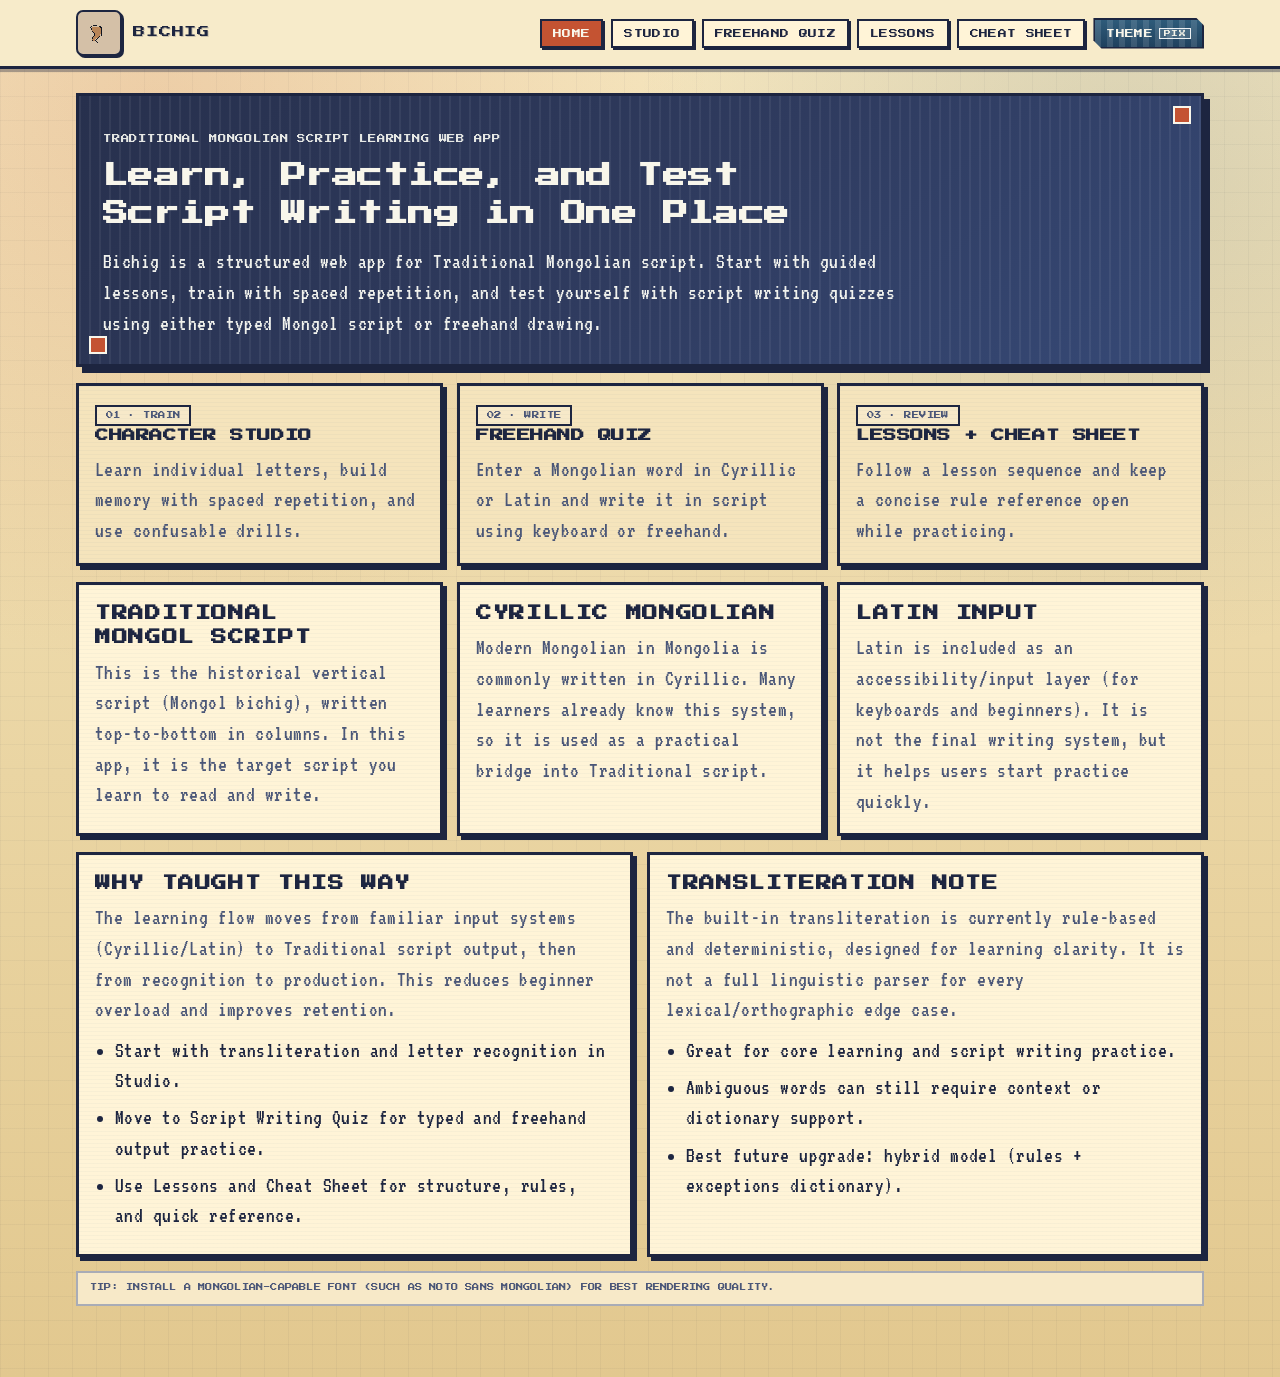
<file: index.html>
<!doctype html>
<html lang="en">
  <head>
    <meta charset="UTF-8" />
    <meta name="viewport" content="width=device-width, initial-scale=1.0" />
    <title>Bichig - Home</title>
    <link rel="preconnect" href="https://fonts.googleapis.com" />
    <link rel="preconnect" href="https://fonts.gstatic.com" crossorigin />
    <link
      href="https://fonts.googleapis.com/css2?family=Press+Start+2P&family=VT323&family=Noto+Sans+Mongolian&display=swap"
      rel="stylesheet"
    />
    <link rel="stylesheet" href="styles.css" />
  </head>
  <body>
    <header class="top-nav">
      <div class="top-nav-inner">
        <a class="brand" href="index.html">
          <span class="brand-mark"><img class="brand-mark-icon" src="logo-horse-pixel.svg" alt="Horse logo" /></span>
          <span class="brand-name">Bichig</span>
        </a>
        <nav class="nav-links" aria-label="Main">
          <a class="nav-link active" href="index.html">Home</a>
          <a class="nav-link" href="studio.html">Studio</a>
          <a class="nav-link" href="freehand.html">Freehand Quiz</a>
          <a class="nav-link" href="lessons.html">Lessons</a>
          <a class="nav-link" href="cheatsheet.html">Cheat Sheet</a>
        </nav>
      </div>
    </header>

    <div class="app-shell">
      <section class="hero">
        <p class="eyebrow">Traditional Mongolian Script Learning Web App</p>
        <h1>Learn, Practice, and Test Script Writing in One Place</h1>
        <p>
          Bichig is a structured web app for Traditional Mongolian script. Start with guided lessons,
          train with spaced repetition, and test yourself with script writing quizzes using either typed
          Mongol script or freehand drawing.
        </p>
      </section>

      <section class="grid three">
        <article class="panel surface-muted">
          <span class="kicker">01 · Train</span>
          <h3>Character Studio</h3>
          <p class="subtext">
            Learn individual letters, build memory with spaced repetition, and use confusable drills.
          </p>
        </article>

        <article class="panel surface-muted">
          <span class="kicker">02 · Write</span>
          <h3>Freehand Quiz</h3>
          <p class="subtext">
            Enter a Mongolian word in Cyrillic or Latin and write it in script using keyboard or freehand.
          </p>
        </article>

        <article class="panel surface-muted">
          <span class="kicker">03 · Review</span>
          <h3>Lessons + Cheat Sheet</h3>
          <p class="subtext">
            Follow a lesson sequence and keep a concise rule reference open while practicing.
          </p>
        </article>
      </section>

      <section class="grid three">
        <article class="panel">
          <h2>Traditional Mongol Script</h2>
          <p class="subtext">
            This is the historical vertical script (Mongol bichig), written top-to-bottom in columns.
            In this app, it is the target script you learn to read and write.
          </p>
        </article>

        <article class="panel">
          <h2>Cyrillic Mongolian</h2>
          <p class="subtext">
            Modern Mongolian in Mongolia is commonly written in Cyrillic. Many learners already know this
            system, so it is used as a practical bridge into Traditional script.
          </p>
        </article>

        <article class="panel">
          <h2>Latin Input</h2>
          <p class="subtext">
            Latin is included as an accessibility/input layer (for keyboards and beginners). It is not the
            final writing system, but it helps users start practice quickly.
          </p>
        </article>
      </section>

      <section class="grid two">
        <article class="panel">
          <h2>Why Taught This Way</h2>
          <p class="subtext">
            The learning flow moves from familiar input systems (Cyrillic/Latin) to Traditional script output,
            then from recognition to production. This reduces beginner overload and improves retention.
          </p>
          <ul class="bullet-list">
            <li>Start with transliteration and letter recognition in Studio.</li>
            <li>Move to Script Writing Quiz for typed and freehand output practice.</li>
            <li>Use Lessons and Cheat Sheet for structure, rules, and quick reference.</li>
          </ul>
        </article>

        <article class="panel">
          <h2>Transliteration Note</h2>
          <p class="subtext">
            The built-in transliteration is currently rule-based and deterministic, designed for learning clarity.
            It is not a full linguistic parser for every lexical/orthographic edge case.
          </p>
          <ul class="bullet-list">
            <li>Great for core learning and script writing practice.</li>
            <li>Ambiguous words can still require context or dictionary support.</li>
            <li>Best future upgrade: hybrid model (rules + exceptions dictionary).</li>
          </ul>
        </article>
      </section>

      <p class="footer-note">
        Tip: install a Mongolian-capable font (such as Noto Sans Mongolian) for best rendering quality.
      </p>
    </div>
      <script src="theme-switcher.js"></script>
  </body>
</html>
</file>
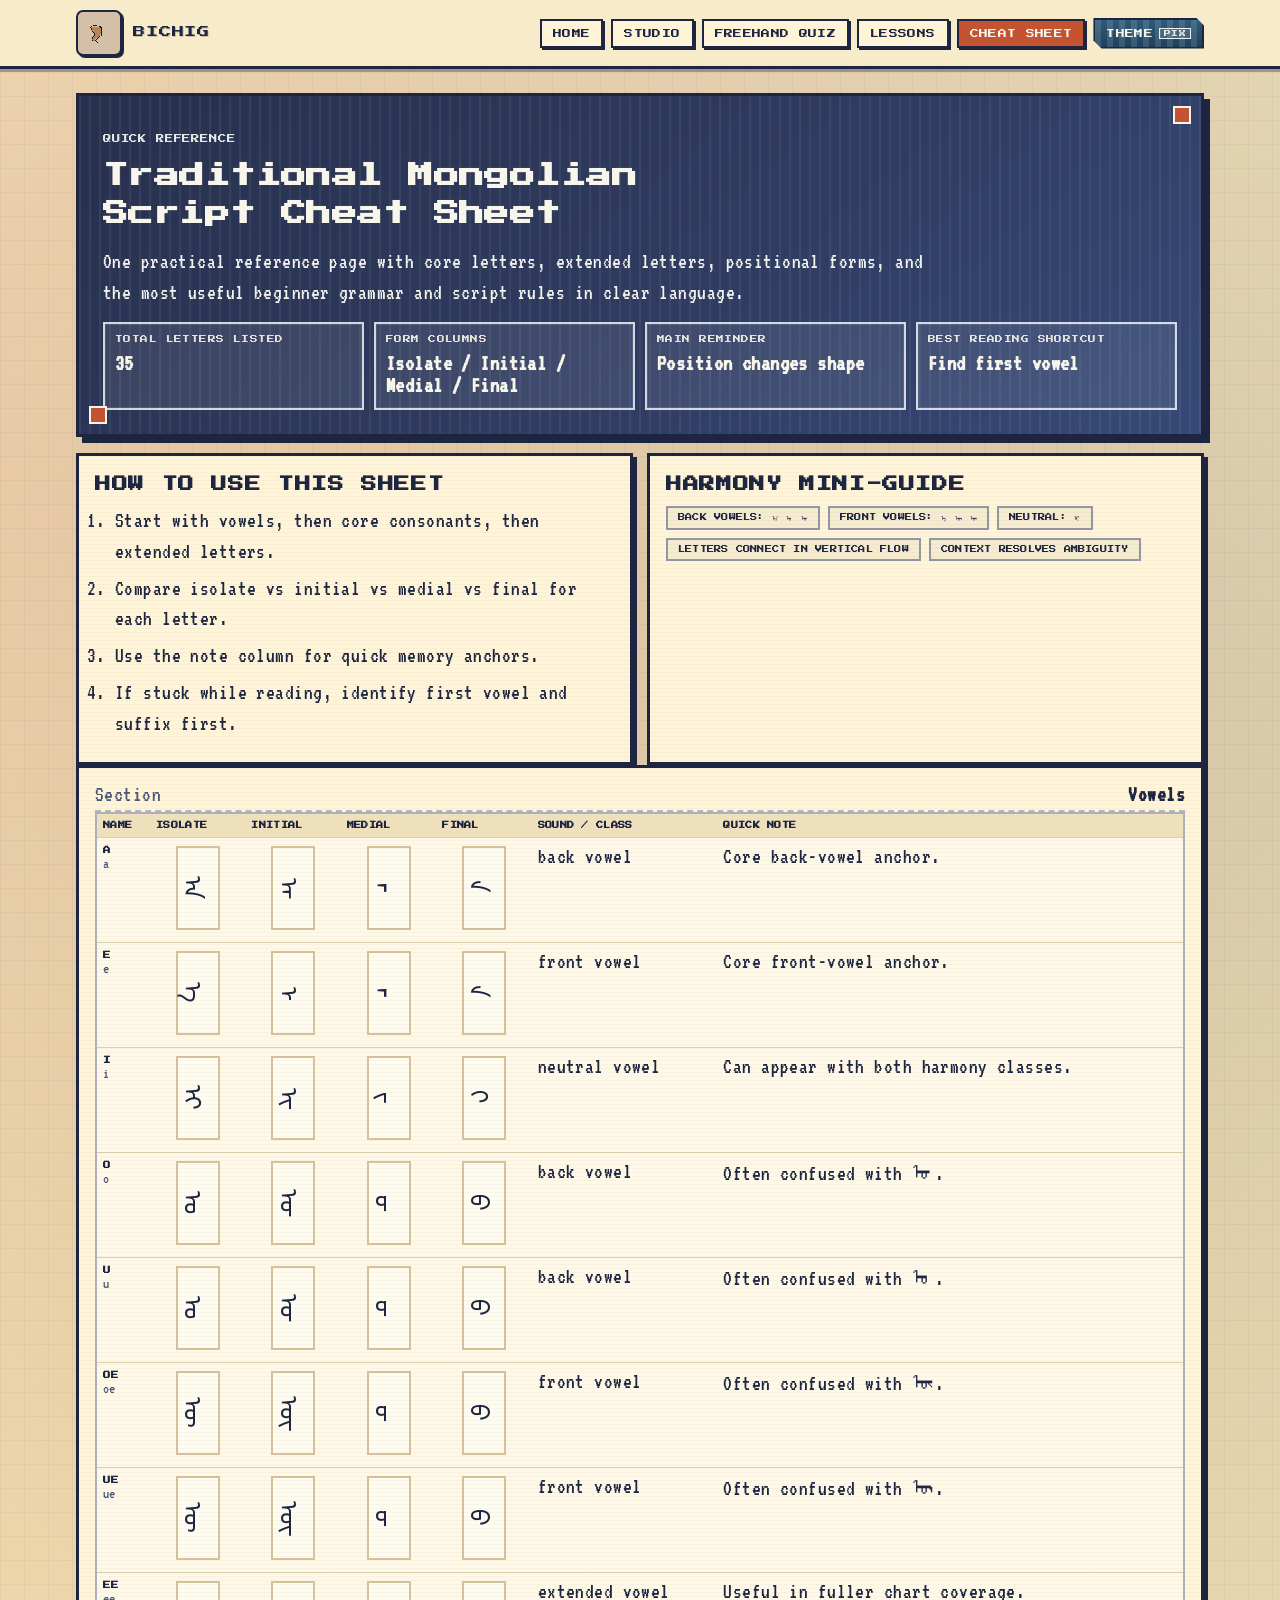
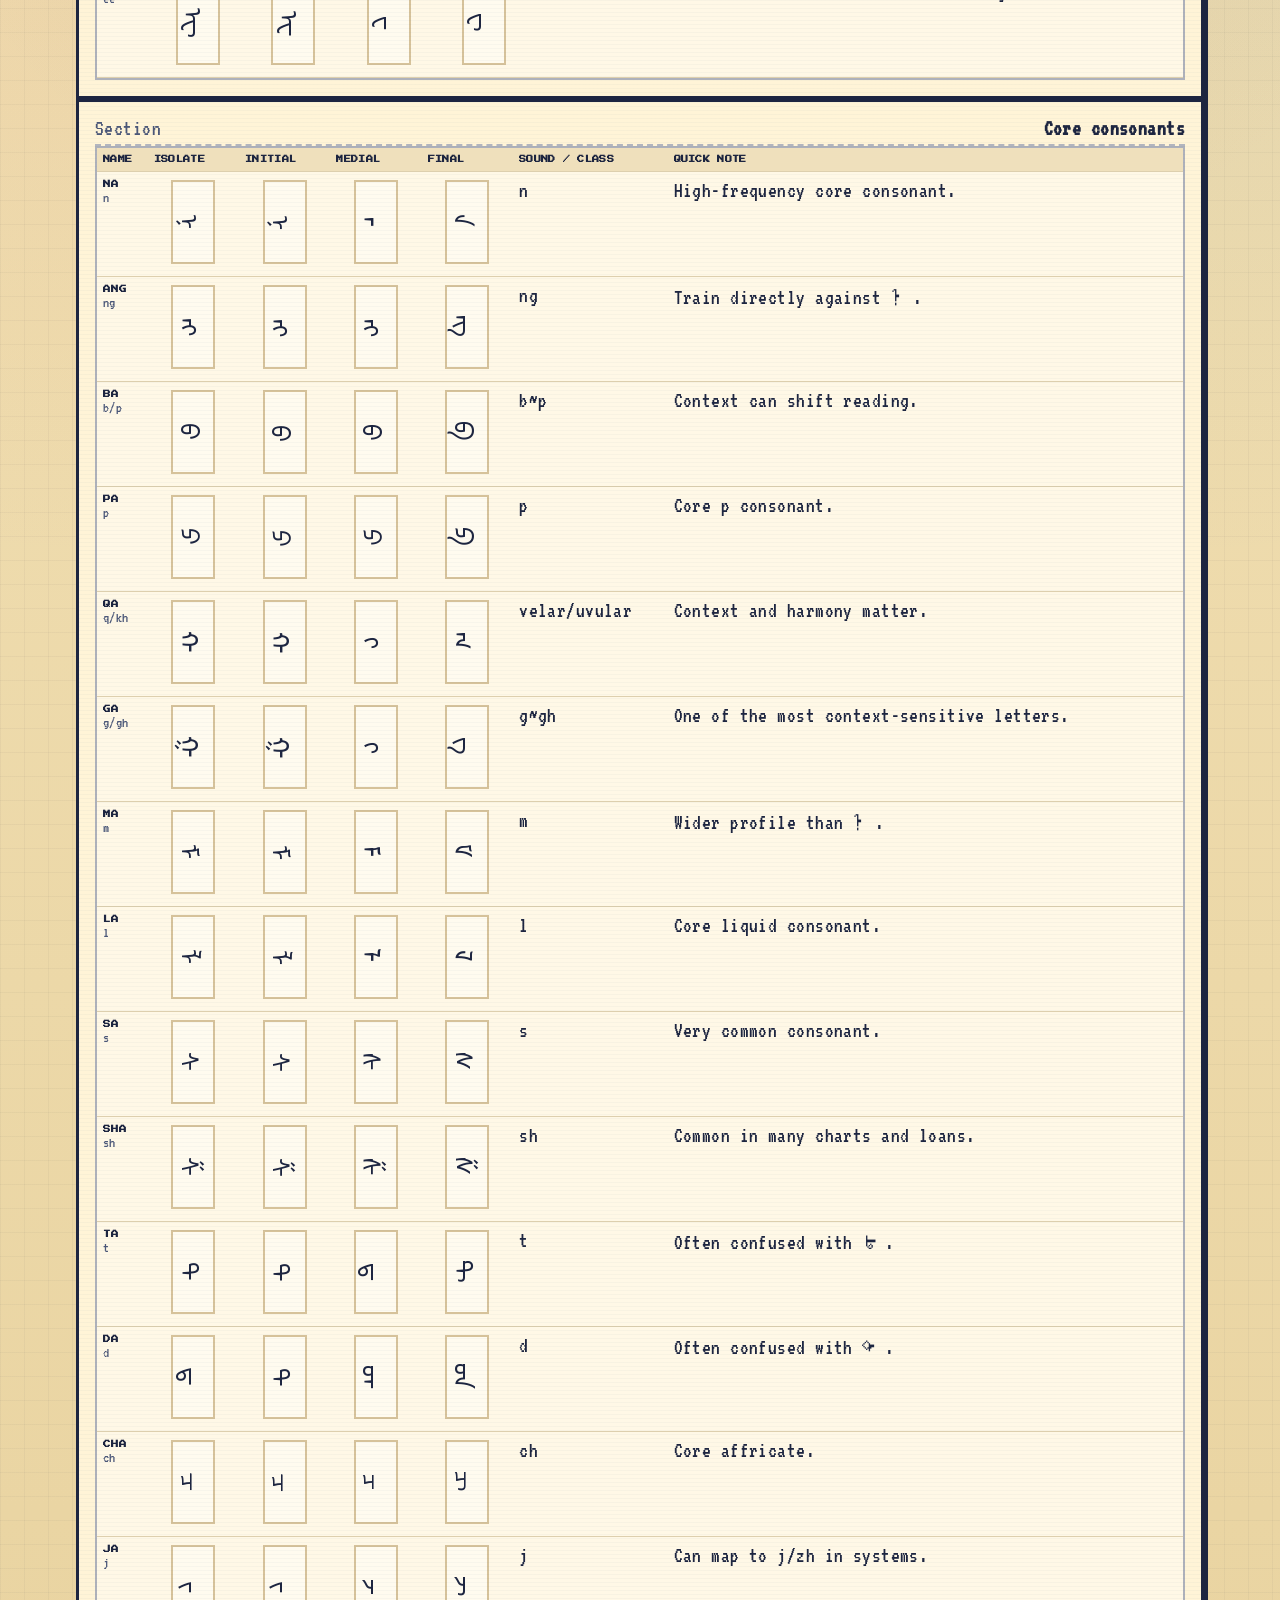
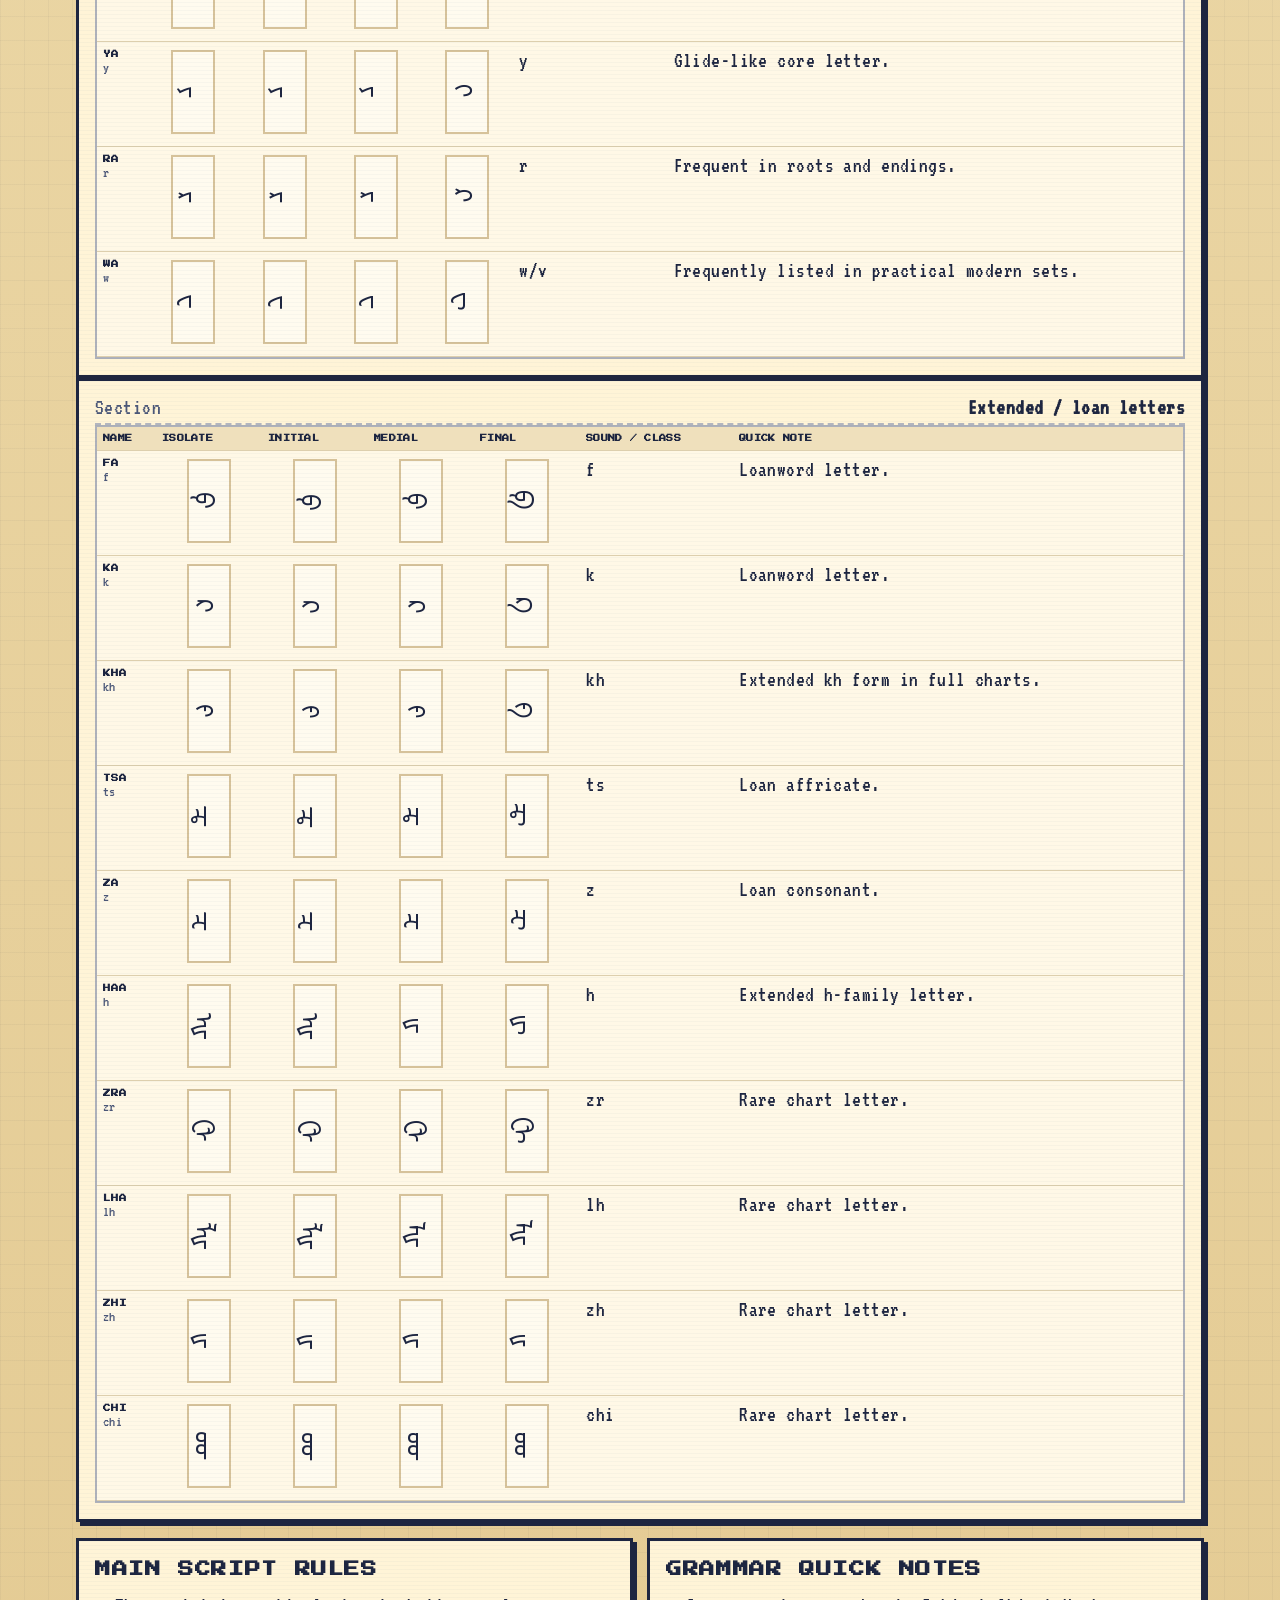
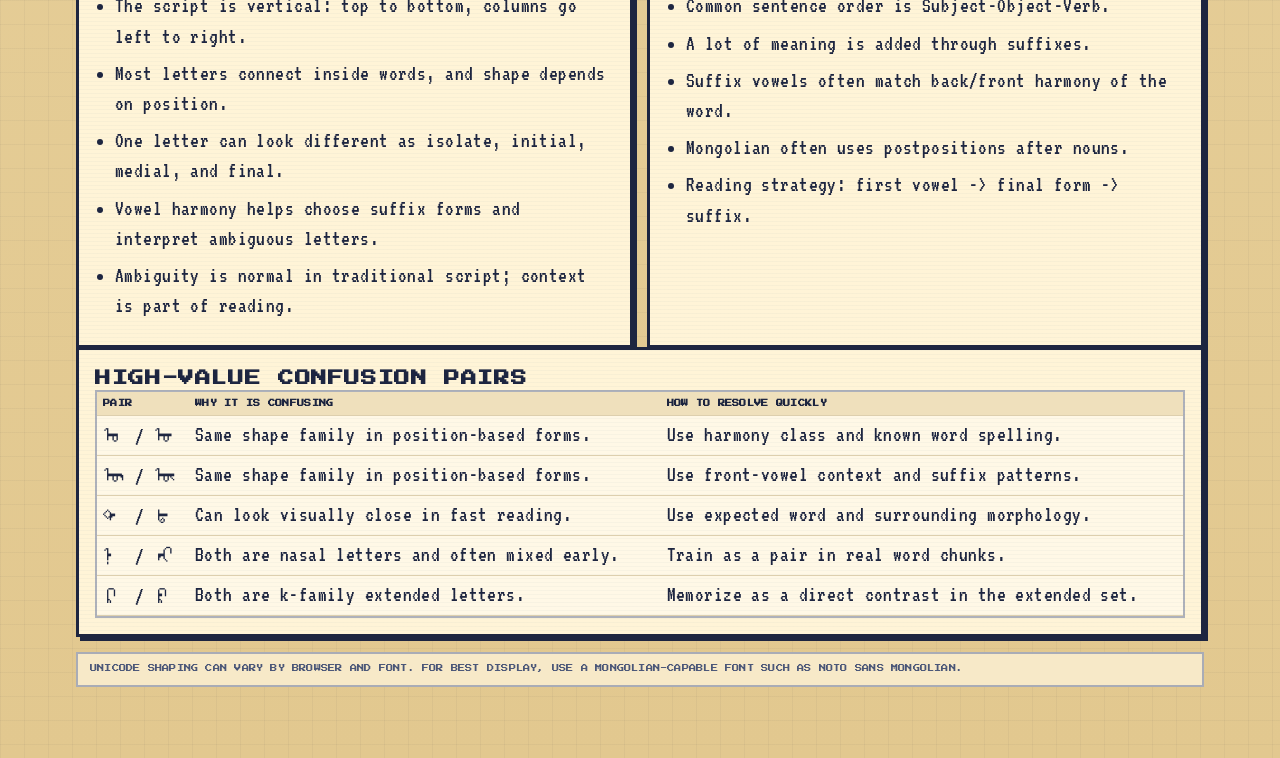
<file: cheatsheet.html>
<!doctype html>
<html lang="en">
  <head>
    <meta charset="UTF-8" />
    <meta name="viewport" content="width=device-width, initial-scale=1.0" />
    <title>Bichig - Cheat Sheet</title>
    <link rel="preconnect" href="https://fonts.googleapis.com" />
    <link rel="preconnect" href="https://fonts.gstatic.com" crossorigin />
    <link
      href="https://fonts.googleapis.com/css2?family=Press+Start+2P&family=VT323&family=Noto+Sans+Mongolian&display=swap"
      rel="stylesheet"
    />
    <link rel="stylesheet" href="styles.css" />
  </head>
  <body>
    <header class="top-nav">
      <div class="top-nav-inner">
        <a class="brand" href="index.html">
          <span class="brand-mark"><img class="brand-mark-icon" src="logo-horse-pixel.svg" alt="Horse logo" /></span>
          <span class="brand-name">Bichig</span>
        </a>
        <nav class="nav-links" aria-label="Main">
          <a class="nav-link" href="index.html">Home</a>
          <a class="nav-link" href="studio.html">Studio</a>
          <a class="nav-link" href="freehand.html">Freehand Quiz</a>
          <a class="nav-link" href="lessons.html">Lessons</a>
          <a class="nav-link active" href="cheatsheet.html">Cheat Sheet</a>
        </nav>
      </div>
    </header>

    <div class="app-shell">
      <section class="hero">
        <p class="eyebrow">Quick Reference</p>
        <h1>Traditional Mongolian Script Cheat Sheet</h1>
        <p>
          One practical reference page with core letters, extended letters, positional forms, and the most
          useful beginner grammar and script rules in clear language.
        </p>
        <div class="stat-grid">
          <div class="stat"><span>Total Letters Listed</span><strong id="sheetTotal">35</strong></div>
          <div class="stat"><span>Form Columns</span><strong>Isolate / Initial / Medial / Final</strong></div>
          <div class="stat"><span>Main Reminder</span><strong>Position changes shape</strong></div>
          <div class="stat"><span>Best Reading Shortcut</span><strong>Find first vowel</strong></div>
        </div>
      </section>

      <section class="grid two">
        <article class="panel">
          <h2>How To Use This Sheet</h2>
          <ol class="number-list">
            <li>Start with vowels, then core consonants, then extended letters.</li>
            <li>Compare isolate vs initial vs medial vs final for each letter.</li>
            <li>Use the note column for quick memory anchors.</li>
            <li>If stuck while reading, identify first vowel and suffix first.</li>
          </ol>
        </article>

        <article class="panel">
          <h2>Harmony Mini-Guide</h2>
          <div class="rule-chip-wrap">
            <span class="rule-chip">Back vowels: ᠠ ᠣ ᠤ</span>
            <span class="rule-chip">Front vowels: ᠡ ᠥ ᠦ</span>
            <span class="rule-chip">Neutral: ᠢ</span>
            <span class="rule-chip">Letters connect in vertical flow</span>
            <span class="rule-chip">Context resolves ambiguity</span>
          </div>
        </article>
      </section>

      <section class="panel">
        <div class="metric-item">
          <span>Section</span>
          <strong>Vowels</strong>
        </div>
        <div class="table-wrap">
          <table>
            <thead>
              <tr>
                <th>Name</th>
                <th>Isolate</th>
                <th>Initial</th>
                <th>Medial</th>
                <th>Final</th>
                <th>Sound / class</th>
                <th>Quick note</th>
              </tr>
            </thead>
            <tbody id="vowelRows"></tbody>
          </table>
        </div>
      </section>

      <section class="panel">
        <div class="metric-item">
          <span>Section</span>
          <strong>Core consonants</strong>
        </div>
        <div class="table-wrap">
          <table>
            <thead>
              <tr>
                <th>Name</th>
                <th>Isolate</th>
                <th>Initial</th>
                <th>Medial</th>
                <th>Final</th>
                <th>Sound / class</th>
                <th>Quick note</th>
              </tr>
            </thead>
            <tbody id="coreRows"></tbody>
          </table>
        </div>
      </section>

      <section class="panel">
        <div class="metric-item">
          <span>Section</span>
          <strong>Extended / loan letters</strong>
        </div>
        <div class="table-wrap">
          <table>
            <thead>
              <tr>
                <th>Name</th>
                <th>Isolate</th>
                <th>Initial</th>
                <th>Medial</th>
                <th>Final</th>
                <th>Sound / class</th>
                <th>Quick note</th>
              </tr>
            </thead>
            <tbody id="extendedRows"></tbody>
          </table>
        </div>
      </section>

      <section class="grid two">
        <article class="panel">
          <h2>Main Script Rules</h2>
          <ul class="bullet-list">
            <li>The script is vertical: top to bottom, columns go left to right.</li>
            <li>Most letters connect inside words, and shape depends on position.</li>
            <li>One letter can look different as isolate, initial, medial, and final.</li>
            <li>Vowel harmony helps choose suffix forms and interpret ambiguous letters.</li>
            <li>Ambiguity is normal in traditional script; context is part of reading.</li>
          </ul>
        </article>

        <article class="panel">
          <h2>Grammar Quick Notes</h2>
          <ul class="bullet-list">
            <li>Common sentence order is Subject-Object-Verb.</li>
            <li>A lot of meaning is added through suffixes.</li>
            <li>Suffix vowels often match back/front harmony of the word.</li>
            <li>Mongolian often uses postpositions after nouns.</li>
            <li>Reading strategy: first vowel -> final form -> suffix.</li>
          </ul>
        </article>
      </section>

      <section class="panel">
        <h2>High-Value Confusion Pairs</h2>
        <div class="table-wrap">
          <table>
            <thead>
              <tr>
                <th>Pair</th>
                <th>Why it is confusing</th>
                <th>How to resolve quickly</th>
              </tr>
            </thead>
            <tbody>
              <tr>
                <td>ᠣ / ᠤ</td>
                <td>Same shape family in position-based forms.</td>
                <td>Use harmony class and known word spelling.</td>
              </tr>
              <tr>
                <td>ᠥ / ᠦ</td>
                <td>Same shape family in position-based forms.</td>
                <td>Use front-vowel context and suffix patterns.</td>
              </tr>
              <tr>
                <td>ᠲ / ᠳ</td>
                <td>Can look visually close in fast reading.</td>
                <td>Use expected word and surrounding morphology.</td>
              </tr>
              <tr>
                <td>ᠨ / ᠩ</td>
                <td>Both are nasal letters and often mixed early.</td>
                <td>Train as a pair in real word chunks.</td>
              </tr>
              <tr>
                <td>ᠺ / ᠻ</td>
                <td>Both are k-family extended letters.</td>
                <td>Memorize as a direct contrast in the extended set.</td>
              </tr>
            </tbody>
          </table>
        </div>
      </section>

      <p class="footer-note">
        Unicode shaping can vary by browser and font. For best display, use a Mongolian-capable font such as Noto Sans Mongolian.
      </p>
    </div>

    <script src="app-cheatsheet.js"></script>
      <script src="theme-switcher.js"></script>
  </body>
</html>
</file>
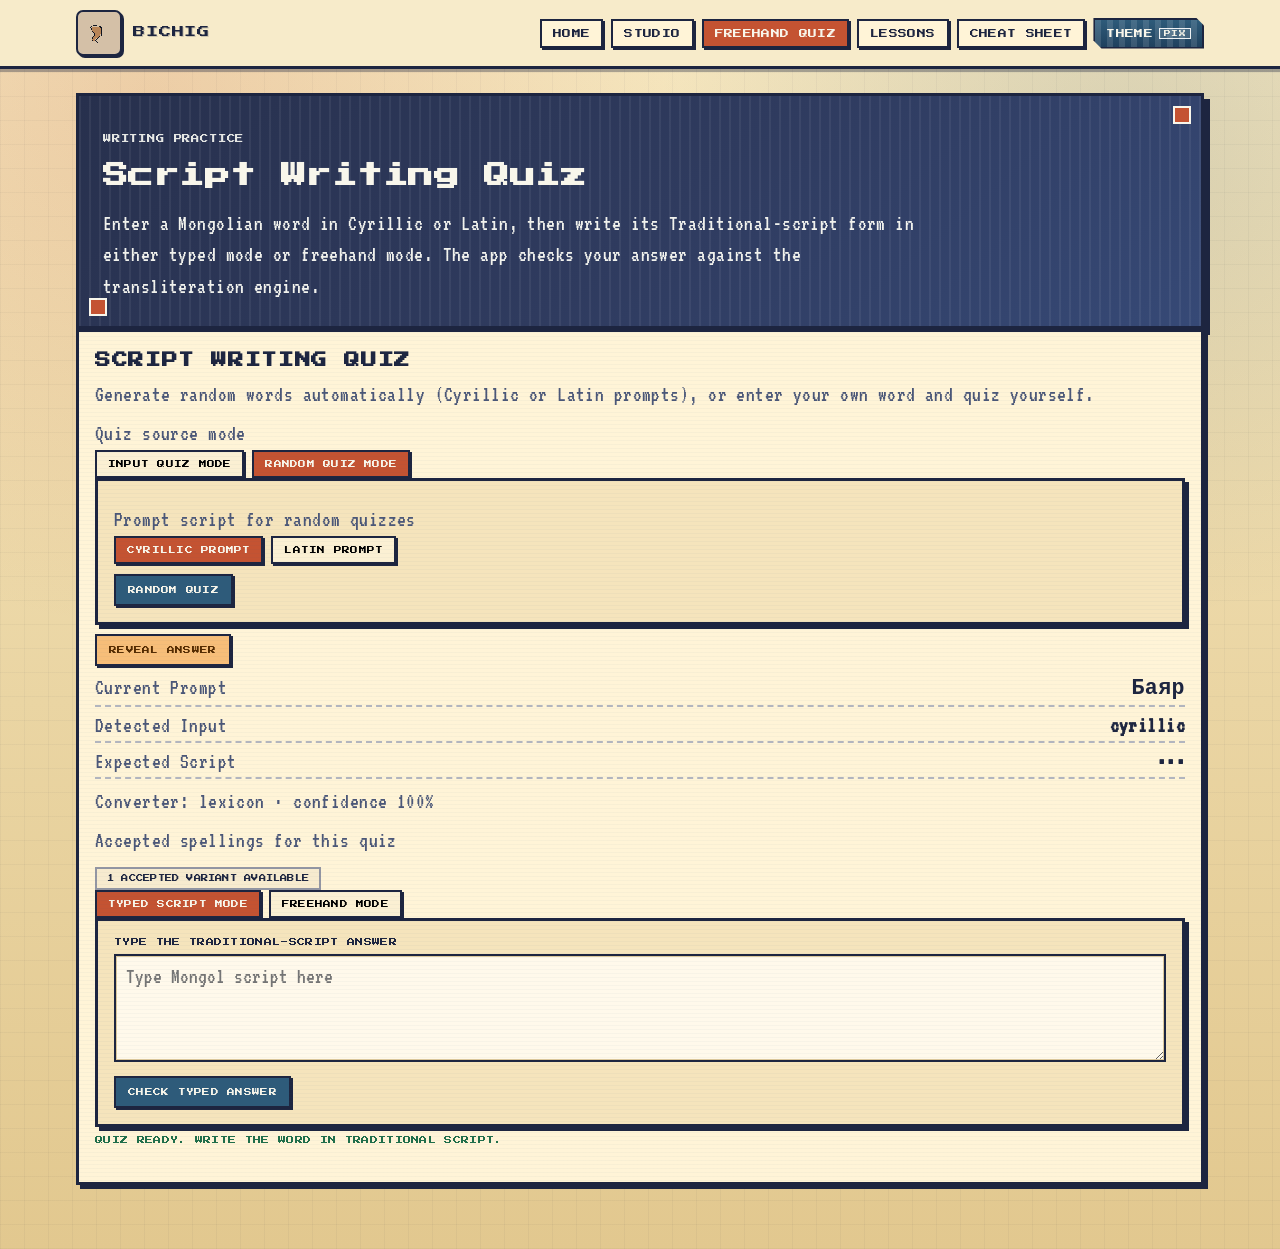
<file: freehand.html>
<!doctype html>
<html lang="en">
  <head>
    <meta charset="UTF-8" />
    <meta name="viewport" content="width=device-width, initial-scale=1.0" />
    <title>Bichig - Script Writing Quiz</title>
    <link rel="preconnect" href="https://fonts.googleapis.com" />
    <link rel="preconnect" href="https://fonts.gstatic.com" crossorigin />
    <link
      href="https://fonts.googleapis.com/css2?family=Press+Start+2P&family=VT323&family=Noto+Sans+Mongolian&display=swap"
      rel="stylesheet"
    />
    <link rel="stylesheet" href="styles.css" />
  </head>
  <body>
    <header class="top-nav">
      <div class="top-nav-inner">
        <a class="brand" href="index.html">
          <span class="brand-mark"><img class="brand-mark-icon" src="logo-horse-pixel.svg" alt="Horse logo" /></span>
          <span class="brand-name">Bichig</span>
        </a>
        <nav class="nav-links" aria-label="Main">
          <a class="nav-link" href="index.html">Home</a>
          <a class="nav-link" href="studio.html">Studio</a>
          <a class="nav-link active" href="freehand.html">Freehand Quiz</a>
          <a class="nav-link" href="lessons.html">Lessons</a>
          <a class="nav-link" href="cheatsheet.html">Cheat Sheet</a>
        </nav>
      </div>
    </header>

    <div class="app-shell">
      <section class="hero">
        <p class="eyebrow">Writing Practice</p>
        <h1>Script Writing Quiz</h1>
        <p>
          Enter a Mongolian word in Cyrillic or Latin, then write its Traditional-script form in either
          typed mode or freehand mode. The app checks your answer against the transliteration engine.
        </p>
      </section>

      <section>
        <article class="panel">
          <h2>Script Writing Quiz</h2>
          <p class="subtext">
            Generate random words automatically (Cyrillic or Latin prompts), or enter your own word and quiz yourself.
          </p>

          <p class="subtext">Quiz source mode</p>
          <div class="mode-switch" role="tablist" aria-label="Quiz source mode">
            <button id="inputSourceModeBtn" class="mode-pill" type="button">Input Quiz Mode</button>
            <button id="randomSourceModeBtn" class="mode-pill active" type="button">Random Quiz Mode</button>
          </div>

          <div id="inputSourcePanel" class="panel surface-muted hide">
            <label for="quizInput">Word Input (Cyrillic or Latin)</label>
            <input id="quizInput" placeholder="Example: Сайн or sain" autocomplete="off" />
            <div class="inline-row">
              <button id="generateQuizBtn" class="action-btn" type="button">Generate From Input</button>
            </div>
          </div>

          <div id="randomSourcePanel" class="panel surface-muted">
            <p class="subtext">Prompt script for random quizzes</p>
            <div class="mode-switch" role="tablist" aria-label="Prompt script">
              <button id="sourceCyrBtn" class="mode-pill active" type="button">Cyrillic Prompt</button>
              <button id="sourceLatinBtn" class="mode-pill" type="button">Latin Prompt</button>
            </div>
            <div class="inline-row">
              <button id="randomQuizBtn" class="action-btn" type="button">Random Quiz</button>
            </div>
          </div>

          <div class="inline-row">
            <button id="revealAnswerBtn" class="action-btn warn" type="button">Reveal Answer</button>
          </div>

          <div class="metric-row">
            <div class="metric-item"><span>Current Prompt</span><strong id="quizPromptText">-</strong></div>
            <div class="metric-item"><span>Detected Input</span><strong id="quizSystem">unknown</strong></div>
            <div class="metric-item"><span>Expected Script</span><strong id="quizExpectedMasked">•••</strong></div>
          </div>
          <p id="quizConvertMeta" class="subtext">Converter: -</p>
          <p class="subtext">Accepted spellings for this quiz</p>
          <div id="quizAcceptedWrap" class="rule-chip-wrap"></div>

          <div class="mode-switch" role="tablist" aria-label="Quiz mode">
            <button id="typedModeBtn" class="mode-pill active" type="button">Typed Script Mode</button>
            <button id="freehandModeBtn" class="mode-pill" type="button">Freehand Mode</button>
          </div>

          <div id="typedModePanel" class="panel surface-muted">
            <label for="typedAnswer">Type the Traditional-script answer</label>
            <textarea id="typedAnswer" rows="4" placeholder="Type Mongol script here"></textarea>
            <div class="inline-row">
              <button id="checkTypedBtn" class="action-btn" type="button">Check Typed Answer</button>
            </div>
          </div>

          <div id="freehandModePanel" class="panel surface-muted hide">
            <label class="subtext" for="showTemplateToggle">
              <input id="showTemplateToggle" type="checkbox" checked /> Show faint trace template (recommended)
            </label>
            <div class="pad-area">
              <canvas id="quizPad" width="1000" height="320" aria-label="Quiz freehand canvas"></canvas>
            </div>
            <div class="inline-row">
              <button id="clearQuizPadBtn" class="action-btn alt" type="button">Clear Quiz Pad</button>
              <button id="undoQuizPadBtn" class="action-btn alt" type="button">Undo</button>
              <button id="checkFreehandBtn" class="action-btn" type="button">Check Freehand Answer</button>
            </div>
          </div>

          <p id="quizFeedback" class="feedback"></p>
        </article>
      </section>
    </div>

    <script src="app-common.js"></script>
    <script src="app-freehand.js"></script>
      <script src="theme-switcher.js"></script>
  </body>
</html>
</file>
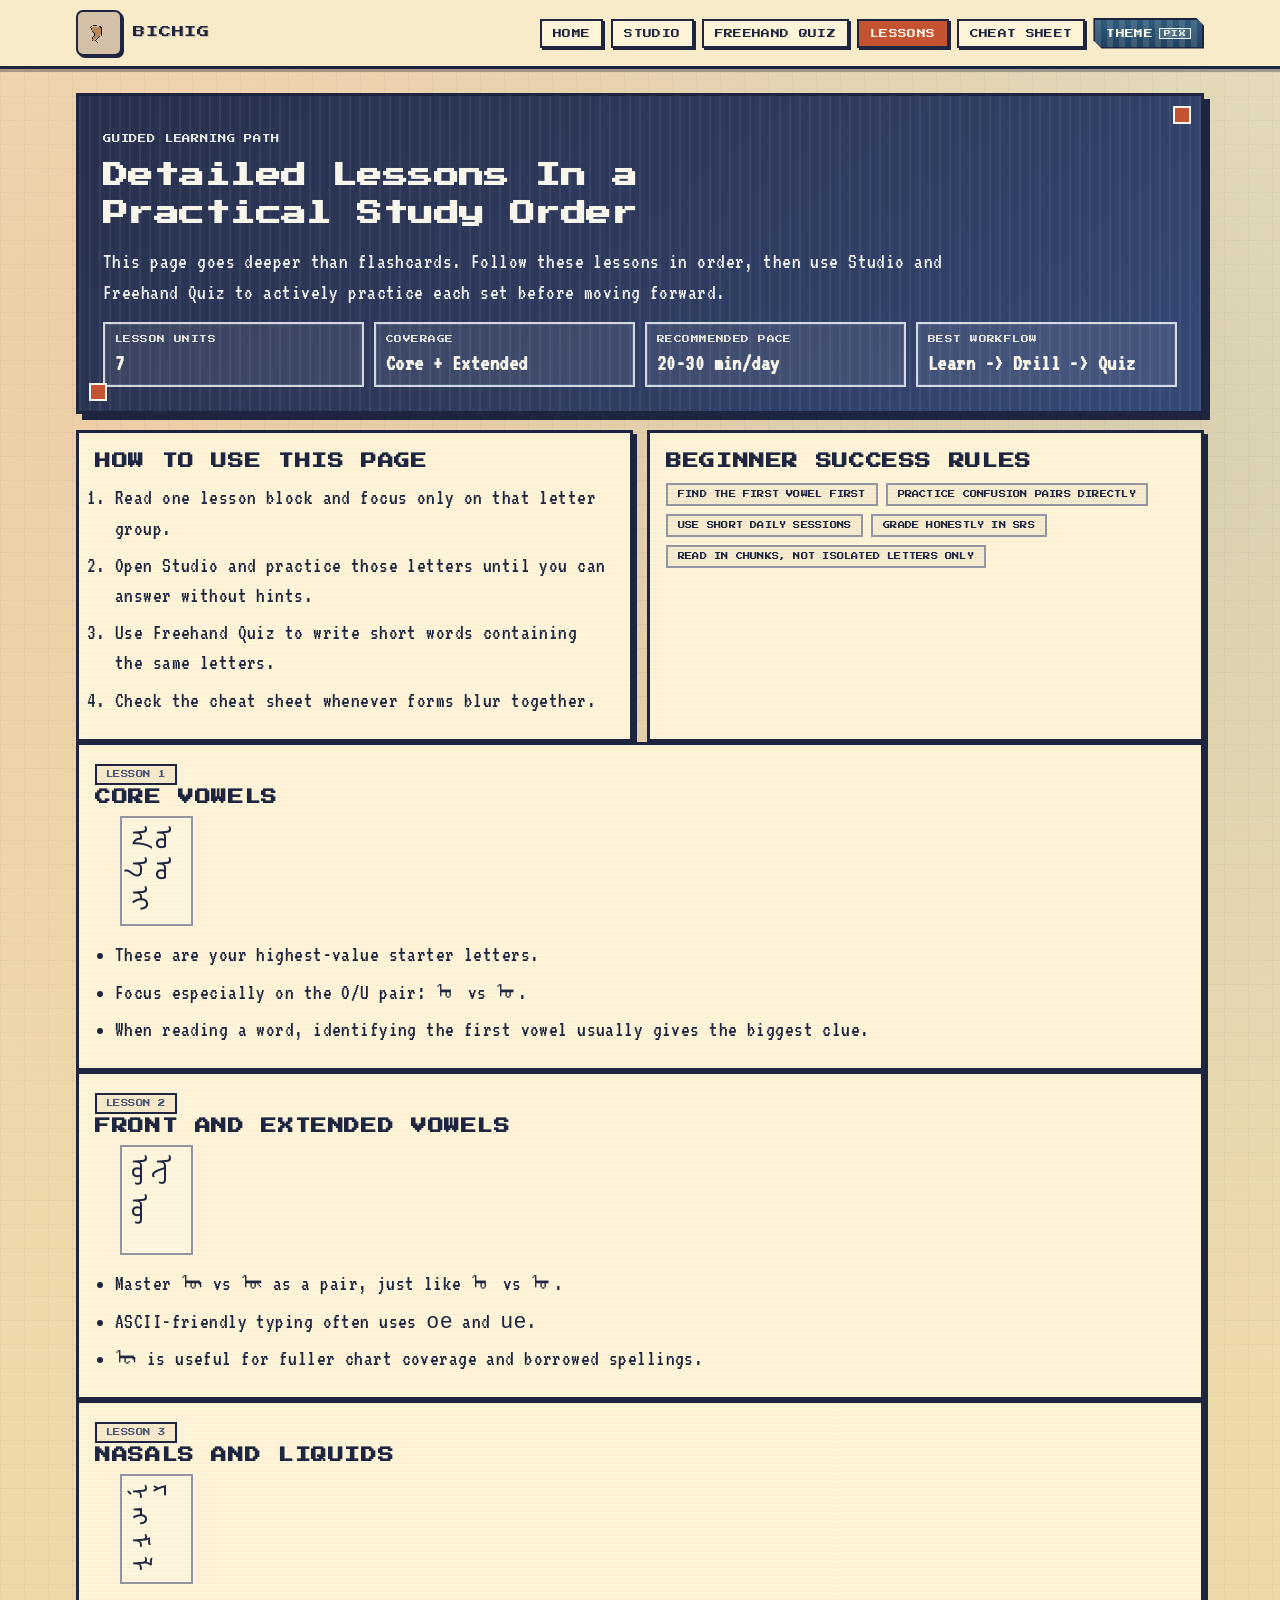
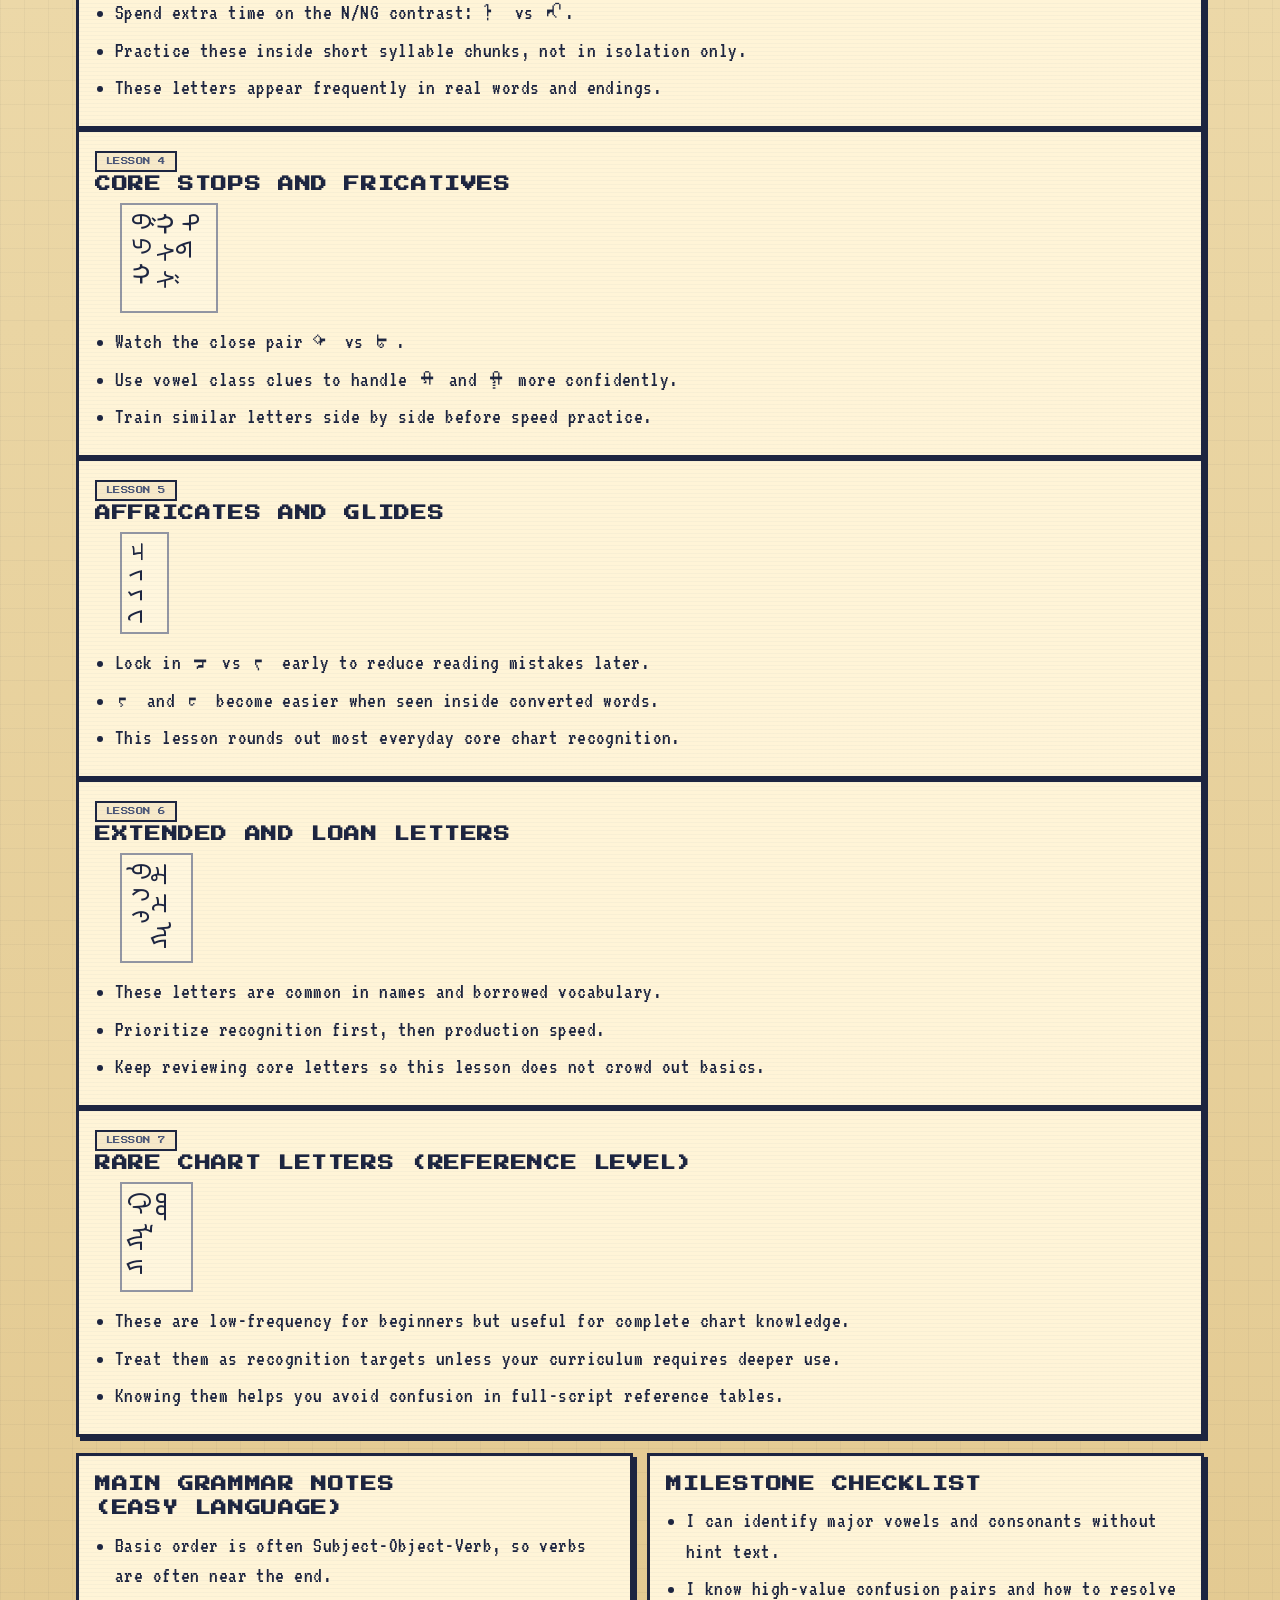
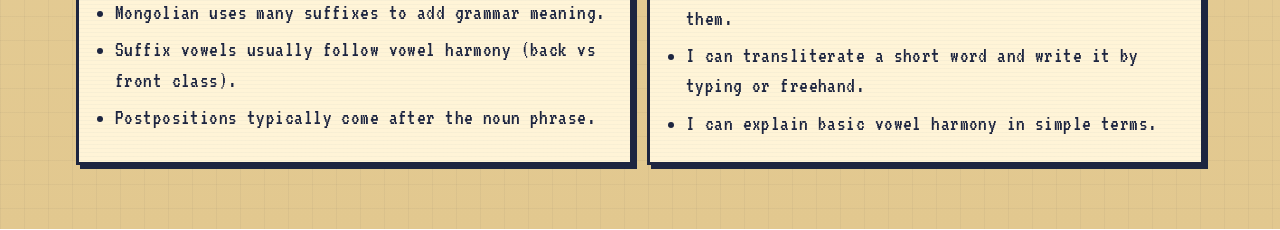
<file: lessons.html>
<!doctype html>
<html lang="en">
  <head>
    <meta charset="UTF-8" />
    <meta name="viewport" content="width=device-width, initial-scale=1.0" />
    <title>Bichig - Lessons</title>
    <link rel="preconnect" href="https://fonts.googleapis.com" />
    <link rel="preconnect" href="https://fonts.gstatic.com" crossorigin />
    <link
      href="https://fonts.googleapis.com/css2?family=Press+Start+2P&family=VT323&family=Noto+Sans+Mongolian&display=swap"
      rel="stylesheet"
    />
    <link rel="stylesheet" href="styles.css" />
  </head>
  <body>
    <header class="top-nav">
      <div class="top-nav-inner">
        <a class="brand" href="index.html">
          <span class="brand-mark"><img class="brand-mark-icon" src="logo-horse-pixel.svg" alt="Horse logo" /></span>
          <span class="brand-name">Bichig</span>
        </a>
        <nav class="nav-links" aria-label="Main">
          <a class="nav-link" href="index.html">Home</a>
          <a class="nav-link" href="studio.html">Studio</a>
          <a class="nav-link" href="freehand.html">Freehand Quiz</a>
          <a class="nav-link active" href="lessons.html">Lessons</a>
          <a class="nav-link" href="cheatsheet.html">Cheat Sheet</a>
        </nav>
      </div>
    </header>

    <div class="app-shell">
      <section class="hero">
        <p class="eyebrow">Guided Learning Path</p>
        <h1>Detailed Lessons In a Practical Study Order</h1>
        <p>
          This page goes deeper than flashcards. Follow these lessons in order, then use Studio and
          Freehand Quiz to actively practice each set before moving forward.
        </p>
        <div class="stat-grid">
          <div class="stat"><span>Lesson Units</span><strong>7</strong></div>
          <div class="stat"><span>Coverage</span><strong>Core + Extended</strong></div>
          <div class="stat"><span>Recommended Pace</span><strong>20-30 min/day</strong></div>
          <div class="stat"><span>Best Workflow</span><strong>Learn -> Drill -> Quiz</strong></div>
        </div>
      </section>

      <section class="grid two">
        <article class="panel">
          <h2>How To Use This Page</h2>
          <ol class="number-list">
            <li>Read one lesson block and focus only on that letter group.</li>
            <li>Open Studio and practice those letters until you can answer without hints.</li>
            <li>Use Freehand Quiz to write short words containing the same letters.</li>
            <li>Check the cheat sheet whenever forms blur together.</li>
          </ol>
        </article>

        <article class="panel">
          <h2>Beginner Success Rules</h2>
          <div class="rule-chip-wrap">
            <span class="rule-chip">Find the first vowel first</span>
            <span class="rule-chip">Practice confusion pairs directly</span>
            <span class="rule-chip">Use short daily sessions</span>
            <span class="rule-chip">Grade honestly in SRS</span>
            <span class="rule-chip">Read in chunks, not isolated letters only</span>
          </div>
        </article>
      </section>

      <section class="panel">
        <span class="kicker">Lesson 1</span>
        <h2>Core Vowels</h2>
        <p class="script-line">ᠠ ᠡ ᠢ ᠣ ᠤ</p>
        <ul class="bullet-list">
          <li>These are your highest-value starter letters.</li>
          <li>Focus especially on the O/U pair: ᠣ vs ᠤ.</li>
          <li>When reading a word, identifying the first vowel usually gives the biggest clue.</li>
        </ul>
      </section>

      <section class="panel">
        <span class="kicker">Lesson 2</span>
        <h2>Front And Extended Vowels</h2>
        <p class="script-line">ᠥ ᠦ ᠧ</p>
        <ul class="bullet-list">
          <li>Master ᠥ vs ᠦ as a pair, just like ᠣ vs ᠤ.</li>
          <li>ASCII-friendly typing often uses <code>oe</code> and <code>ue</code>.</li>
          <li>ᠧ is useful for fuller chart coverage and borrowed spellings.</li>
        </ul>
      </section>

      <section class="panel">
        <span class="kicker">Lesson 3</span>
        <h2>Nasals And Liquids</h2>
        <p class="script-line">ᠨ ᠩ ᠮ ᠯ ᠷ</p>
        <ul class="bullet-list">
          <li>Spend extra time on the N/NG contrast: ᠨ vs ᠩ.</li>
          <li>Practice these inside short syllable chunks, not in isolation only.</li>
          <li>These letters appear frequently in real words and endings.</li>
        </ul>
      </section>

      <section class="panel">
        <span class="kicker">Lesson 4</span>
        <h2>Core Stops And Fricatives</h2>
        <p class="script-line">ᠪ ᠫ ᠬ ᠭ ᠰ ᠱ ᠲ ᠳ</p>
        <ul class="bullet-list">
          <li>Watch the close pair ᠲ vs ᠳ.</li>
          <li>Use vowel class clues to handle ᠬ and ᠭ more confidently.</li>
          <li>Train similar letters side by side before speed practice.</li>
        </ul>
      </section>

      <section class="panel">
        <span class="kicker">Lesson 5</span>
        <h2>Affricates And Glides</h2>
        <p class="script-line">ᠴ ᠵ ᠶ ᠸ</p>
        <ul class="bullet-list">
          <li>Lock in ᠴ vs ᠵ early to reduce reading mistakes later.</li>
          <li>ᠶ and ᠸ become easier when seen inside converted words.</li>
          <li>This lesson rounds out most everyday core chart recognition.</li>
        </ul>
      </section>

      <section class="panel">
        <span class="kicker">Lesson 6</span>
        <h2>Extended And Loan Letters</h2>
        <p class="script-line">ᠹ ᠺ ᠻ ᠼ ᠽ ᠾ</p>
        <ul class="bullet-list">
          <li>These letters are common in names and borrowed vocabulary.</li>
          <li>Prioritize recognition first, then production speed.</li>
          <li>Keep reviewing core letters so this lesson does not crowd out basics.</li>
        </ul>
      </section>

      <section class="panel">
        <span class="kicker">Lesson 7</span>
        <h2>Rare Chart Letters (Reference Level)</h2>
        <p class="script-line">ᠿ ᡀ ᡁ ᡂ</p>
        <ul class="bullet-list">
          <li>These are low-frequency for beginners but useful for complete chart knowledge.</li>
          <li>Treat them as recognition targets unless your curriculum requires deeper use.</li>
          <li>Knowing them helps you avoid confusion in full-script reference tables.</li>
        </ul>
      </section>

      <section class="grid two">
        <article class="panel">
          <h2>Main Grammar Notes (Easy Language)</h2>
          <ul class="bullet-list">
            <li>Basic order is often Subject-Object-Verb, so verbs are often near the end.</li>
            <li>Mongolian uses many suffixes to add grammar meaning.</li>
            <li>Suffix vowels usually follow vowel harmony (back vs front class).</li>
            <li>Postpositions typically come after the noun phrase.</li>
          </ul>
        </article>

        <article class="panel">
          <h2>Milestone Checklist</h2>
          <ul class="bullet-list">
            <li>I can identify major vowels and consonants without hint text.</li>
            <li>I know high-value confusion pairs and how to resolve them.</li>
            <li>I can transliterate a short word and write it by typing or freehand.</li>
            <li>I can explain basic vowel harmony in simple terms.</li>
          </ul>
        </article>
      </section>
    </div>
      <script src="theme-switcher.js"></script>
  </body>
</html>
</file>
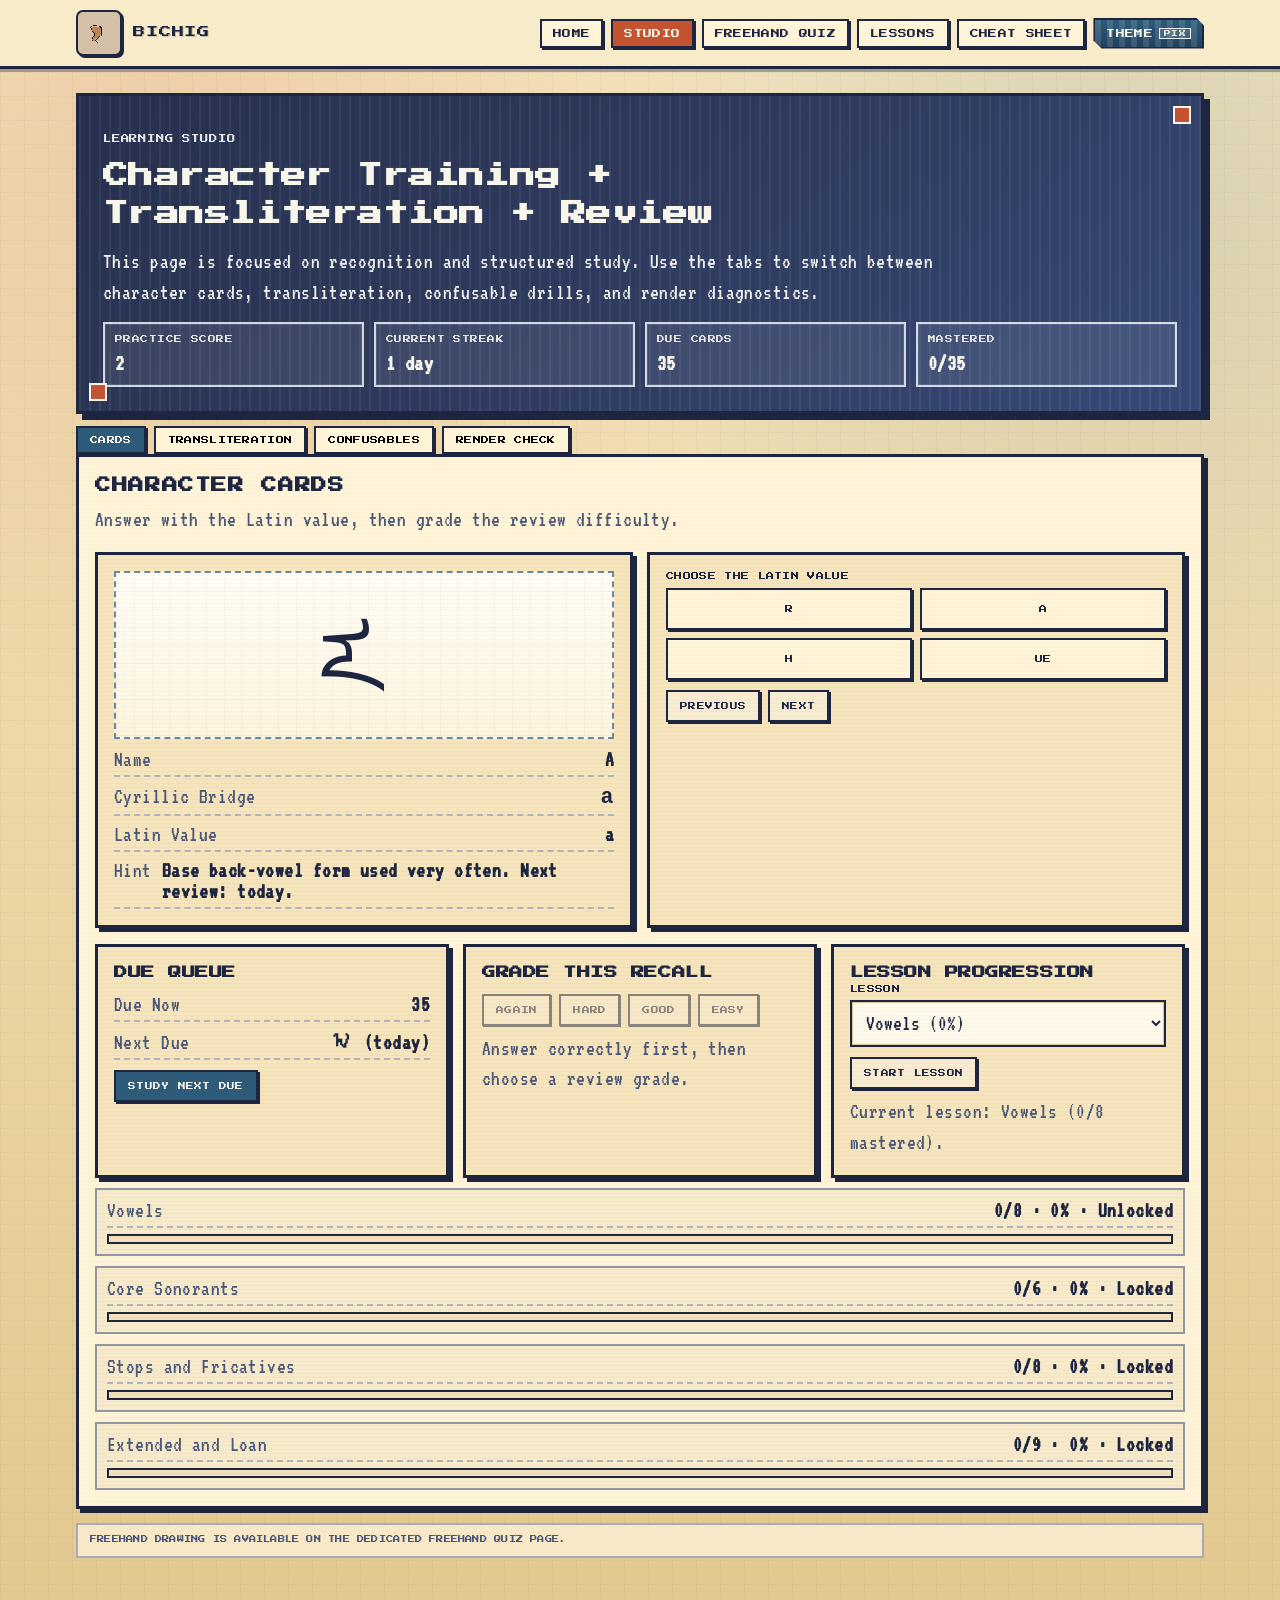
<file: studio.html>
<!doctype html>
<html lang="en">
  <head>
    <meta charset="UTF-8" />
    <meta name="viewport" content="width=device-width, initial-scale=1.0" />
    <title>Bichig - Studio</title>
    <link rel="preconnect" href="https://fonts.googleapis.com" />
    <link rel="preconnect" href="https://fonts.gstatic.com" crossorigin />
    <link
      href="https://fonts.googleapis.com/css2?family=Press+Start+2P&family=VT323&family=Noto+Sans+Mongolian&display=swap"
      rel="stylesheet"
    />
    <link rel="stylesheet" href="styles.css" />
  </head>
  <body>
    <header class="top-nav">
      <div class="top-nav-inner">
        <a class="brand" href="index.html">
          <span class="brand-mark"><img class="brand-mark-icon" src="logo-horse-pixel.svg" alt="Horse logo" /></span>
          <span class="brand-name">Bichig</span>
        </a>
        <nav class="nav-links" aria-label="Main">
          <a class="nav-link" href="index.html">Home</a>
          <a class="nav-link active" href="studio.html">Studio</a>
          <a class="nav-link" href="freehand.html">Freehand Quiz</a>
          <a class="nav-link" href="lessons.html">Lessons</a>
          <a class="nav-link" href="cheatsheet.html">Cheat Sheet</a>
        </nav>
      </div>
    </header>

    <div class="app-shell">
      <section class="hero">
        <p class="eyebrow">Learning Studio</p>
        <h1>Character Training + Transliteration + Review</h1>
        <p>
          This page is focused on recognition and structured study. Use the tabs to switch between
          character cards, transliteration, confusable drills, and render diagnostics.
        </p>
        <div class="stat-grid">
          <div class="stat"><span>Practice Score</span><strong id="scoreValue">0</strong></div>
          <div class="stat"><span>Current Streak</span><strong id="streakValue">0 days</strong></div>
          <div class="stat"><span>Due Cards</span><strong id="dueValue">0</strong></div>
          <div class="stat"><span>Mastered</span><strong id="masteredValue">0/0</strong></div>
        </div>
      </section>

      <nav class="tabs" aria-label="Studio tabs">
        <button class="tab-btn" data-tab="cards" type="button">Cards</button>
        <button class="tab-btn" data-tab="translit" type="button">Transliteration</button>
        <button class="tab-btn" data-tab="challenge" type="button">Confusables</button>
        <button class="tab-btn" data-tab="render" type="button">Render Check</button>
      </nav>

      <section id="tab-cards" class="tab-panel panel">
        <h2>Character Cards</h2>
        <p class="subtext">Answer with the Latin value, then grade the review difficulty.</p>

        <div class="grid two">
          <article class="panel surface-muted">
            <div id="charGlyph" class="glyph-focus"><span class="glyph-vertical">ᠠ</span></div>
            <div class="metric-row">
              <div class="metric-item"><span>Name</span><strong id="charName">A</strong></div>
              <div class="metric-item"><span>Cyrillic Bridge</span><strong id="charCyr">а</strong></div>
              <div class="metric-item"><span>Latin Value</span><strong id="charLatin">a</strong></div>
              <div class="metric-item"><span>Hint</span><strong id="charHint">-</strong></div>
            </div>
          </article>

          <article class="panel surface-muted">
            <label>Choose the Latin value</label>
            <div id="cardChoices" class="mc-options" role="group" aria-label="Latin answer choices"></div>
            <div class="inline-row">
              <button class="action-btn alt" id="prevCardBtn" type="button">Previous</button>
              <button class="action-btn alt" id="nextCardBtn" type="button">Next</button>
            </div>
            <p id="cardFeedback" class="feedback"></p>
          </article>
        </div>

        <div class="grid three">
          <article class="panel surface-muted">
            <h3>Due Queue</h3>
            <div class="metric-row">
              <div class="metric-item"><span>Due Now</span><strong id="queueDueCount">0</strong></div>
              <div class="metric-item"><span>Next Due</span><strong id="nextDueValue">-</strong></div>
            </div>
            <div class="inline-row">
              <button id="studyDueBtn" class="action-btn" type="button">Study Next Due</button>
            </div>
          </article>

          <article class="panel surface-muted">
            <h3>Grade This Recall</h3>
            <div class="inline-row">
              <button id="gradeAgainBtn" class="action-btn alt" type="button" disabled>Again</button>
              <button id="gradeHardBtn" class="action-btn alt" type="button" disabled>Hard</button>
              <button id="gradeGoodBtn" class="action-btn alt" type="button" disabled>Good</button>
              <button id="gradeEasyBtn" class="action-btn alt" type="button" disabled>Easy</button>
            </div>
            <p id="gradeHint" class="subtext">Answer correctly first, then choose a review grade.</p>
          </article>

          <article class="panel surface-muted">
            <h3>Lesson Progression</h3>
            <label for="lessonSelect">Lesson</label>
            <select id="lessonSelect"></select>
            <div class="inline-row">
              <button id="startLessonBtn" class="action-btn alt" type="button">Start Lesson</button>
            </div>
            <p id="lessonStatus" class="subtext">-</p>
          </article>
        </div>

        <div id="lessonProgress" class="lesson-stack"></div>
      </section>

      <section id="tab-translit" class="tab-panel panel">
        <h2>Transliteration Lab</h2>
        <p class="subtext">
          Enter Mongolian text in Cyrillic or Latin. The app detects input type and converts to script.
        </p>
        <div class="grid two">
          <article class="panel surface-muted">
            <label for="sourceInput">Input (Cyrillic or Latin)</label>
            <textarea id="sourceInput" rows="8" placeholder="Сайн байна уу or sain baina uu">Сайн байна уу</textarea>
            <div class="inline-row">
              <button id="convertBtn" class="action-btn" type="button">Convert</button>
            </div>
            <p class="subtext">Detected system: <strong id="sourceSystem">unknown</strong></p>
          </article>

          <article class="panel surface-muted">
            <label for="latinOutput">Latin Output</label>
            <textarea id="latinOutput" rows="3" readonly></textarea>
            <label for="traditionalOutput">Traditional Script Output</label>
            <textarea id="traditionalOutput" rows="3" readonly></textarea>
            <p class="subtext">
              Engine: <strong id="convertMethod">rules</strong> · Confidence:
              <strong id="convertConfidence">0%</strong>
            </p>
            <div id="convertStats" class="rule-chip-wrap"></div>
            <p class="subtext">Alternative suggestions</p>
            <ul id="tradCandidates" class="bullet-list compact-list"></ul>
            <p class="subtext">Preview</p>
            <div id="tradPreview" class="glyph-focus"><span class="glyph-vertical">ᠰᠠᠢᠨ</span></div>
          </article>
        </div>
      </section>

      <section id="tab-challenge" class="tab-panel panel">
        <h2>Confusable Challenge</h2>
        <p id="challengeStep" class="subtext">Question 1</p>
        <h3 id="challengePrompt">-</h3>
        <div id="challengeOptions" class="challenge-options"></div>
        <p id="challengeFeedback" class="feedback"></p>
        <div class="inline-row">
          <button id="nextChallengeBtn" class="action-btn alt" type="button">Next Challenge</button>
        </div>
      </section>

      <section id="tab-render" class="tab-panel panel">
        <h2>Render Check</h2>
        <p class="subtext">Test whether your browser/font setup can render each core glyph.</p>
        <div class="inline-row">
          <button id="runRenderBtn" class="action-btn" type="button">Run Render Check</button>
        </div>
        <div class="table-wrap">
          <table>
            <thead>
              <tr>
                <th>Glyph</th>
                <th>Name</th>
                <th>Status</th>
              </tr>
            </thead>
            <tbody id="renderTable"></tbody>
          </table>
        </div>
      </section>

      <p class="footer-note">
        Freehand drawing is available on the dedicated Freehand Quiz page.
      </p>
    </div>

    <script src="app-common.js"></script>
    <script src="app-studio.js"></script>
      <script src="theme-switcher.js"></script>
  </body>
</html>
</file>
<file: styles.css>
:root {
  --bg-base: #f6e7c0;
  --bg-grid-a: #ead5a3;
  --bg-grid-b: #e2c88f;
  --surface: #fff4d7;
  --surface-soft: #f5e4bc;
  --surface-deep: #27304d;
  --ink: #1d2540;
  --ink-muted: #4b5778;
  --ink-inverse: #f8f6eb;
  --line: #1d2540;
  --line-soft: #756891;
  --brand: #2e5b7a;
  --brand-strong: #1f415e;
  --accent: #c45332;
  --accent-strong: #9a3d24;
  --ok: #1f6e4a;
  --warn: #8a5b21;
  --bad: #8d2d2d;
  --shadow-hard: 4px 4px 0 #1d2540;
  --shadow-hard-lg: 6px 6px 0 #1d2540;
  --radius-lg: 0;
  --radius-md: 0;
  --radius-sm: 0;
  --font-display: "Press Start 2P", "Courier New", monospace;
  --font-body: "VT323", "Courier New", monospace;
  --font-script: "Noto Sans Mongolian", "Mongolian Baiti", serif;
}

body.theme-arcade-dark {
  --bg-base: #0b1020;
  --bg-grid-a: #121938;
  --bg-grid-b: #1a2046;
  --surface: #171e3d;
  --surface-soft: #1f2750;
  --surface-deep: #060a1a;
  --ink: #eaf2ff;
  --ink-muted: #a8bde8;
  --ink-inverse: #eef5ff;
  --line: #6ed4ff;
  --line-soft: #3a6ba2;
  --brand: #2e8bc5;
  --brand-strong: #1d6fa2;
  --accent: #ff4f87;
  --accent-strong: #d43b6e;
  --ok: #5ad89a;
  --warn: #ffbd5c;
  --bad: #ff6f6f;
  --shadow-hard: 4px 4px 0 #060b18;
  --shadow-hard-lg: 6px 6px 0 #060b18;
}

body.theme-gameboy-light {
  --bg-base: #c3d66f;
  --bg-grid-a: #b7ca62;
  --bg-grid-b: #a7ba4b;
  --surface: #d5e48a;
  --surface-soft: #c7d777;
  --surface-deep: #5f7332;
  --ink: #223116;
  --ink-muted: #3a4d27;
  --ink-inverse: #e8f5c8;
  --line: #273a1b;
  --line-soft: #3a5527;
  --brand: #46612d;
  --brand-strong: #384f25;
  --accent: #2f4b1e;
  --accent-strong: #203615;
  --ok: #2f5f1f;
  --warn: #5e651f;
  --bad: #65312b;
  --shadow-hard: 4px 4px 0 #42532c;
  --shadow-hard-lg: 6px 6px 0 #42532c;
}

* {
  box-sizing: border-box;
}

html,
body {
  margin: 0;
  padding: 0;
  min-height: 100%;
}

body {
  font-family: var(--font-body);
  color: var(--ink);
  font-size: 1.35rem;
  letter-spacing: 0.02em;
  background:
    linear-gradient(90deg, rgba(29, 37, 64, 0.04) 1px, transparent 1px) 0 0 / 24px 24px,
    linear-gradient(180deg, rgba(29, 37, 64, 0.04) 1px, transparent 1px) 0 0 / 24px 24px,
    radial-gradient(circle at 12% 8%, rgba(196, 83, 50, 0.16), transparent 33%),
    radial-gradient(circle at 88% 12%, rgba(46, 91, 122, 0.14), transparent 30%),
    linear-gradient(180deg, var(--bg-base) 0%, var(--bg-grid-a) 56%, var(--bg-grid-b) 100%);
}

body.theme-arcade-dark {
  background:
    linear-gradient(90deg, rgba(255, 255, 255, 0.025) 1px, transparent 1px) 0 0 / 24px 24px,
    linear-gradient(180deg, rgba(255, 255, 255, 0.03) 1px, transparent 1px) 0 0 / 24px 24px,
    radial-gradient(circle at 16% 8%, rgba(255, 79, 135, 0.16), transparent 34%),
    radial-gradient(circle at 90% 12%, rgba(91, 197, 255, 0.16), transparent 33%),
    linear-gradient(180deg, #070c19 0%, #0f1733 52%, #151f45 100%);
}

body.theme-gameboy-light {
  background:
    linear-gradient(90deg, rgba(20, 32, 12, 0.09) 1px, transparent 1px) 0 0 / 16px 16px,
    linear-gradient(180deg, rgba(20, 32, 12, 0.09) 1px, transparent 1px) 0 0 / 16px 16px,
    linear-gradient(180deg, var(--bg-base) 0%, var(--bg-grid-a) 56%, var(--bg-grid-b) 100%);
}

a {
  color: inherit;
}

.top-nav {
  position: sticky;
  top: 0;
  z-index: 35;
  background: color-mix(in srgb, var(--bg-base) 84%, white 16%);
  border-bottom: 3px solid var(--line);
  box-shadow: 0 3px 0 rgba(29, 37, 64, 0.35);
}

.top-nav-inner {
  width: min(1160px, 100%);
  margin: 0 auto;
  padding: 10px 16px;
  display: flex;
  align-items: center;
  justify-content: flex-start;
  flex-wrap: wrap;
  gap: 12px;
}

.brand {
  display: inline-flex;
  align-items: center;
  gap: 11px;
  text-decoration: none;
  min-width: 0;
}

.brand-mark {
  width: 46px;
  height: 46px;
  display: inline-flex;
  align-items: center;
  justify-content: center;
  border: 2px solid var(--line);
  border-radius: 7px;
  background: #d4c0a7;
  box-shadow: 2px 2px 0 var(--line);
}

.brand-mark-icon {
  width: 30px;
  height: 30px;
  display: block;
  image-rendering: pixelated;
  image-rendering: crisp-edges;
}

.brand-name {
  font-family: var(--font-display);
  font-size: 0.76rem;
  line-height: 1.3;
  letter-spacing: 0.07em;
  text-transform: uppercase;
  text-shadow: 1px 1px 0 rgba(29, 37, 64, 0.2);
}

.nav-links {
  display: flex;
  align-items: center;
  gap: 8px;
  flex-wrap: wrap;
  margin-left: auto;
}

.nav-link {
  text-decoration: none;
  padding: 8px 11px;
  border: 2px solid var(--line);
  background: var(--surface);
  color: var(--ink);
  font-family: var(--font-display);
  font-size: 0.55rem;
  letter-spacing: 0.04em;
  text-transform: uppercase;
  box-shadow: 2px 2px 0 var(--line);
  transition: transform 120ms steps(2), box-shadow 120ms steps(2), background-color 120ms steps(2);
}

.nav-link:hover,
.nav-link:focus-visible {
  transform: translate(-1px, -1px);
  box-shadow: 3px 3px 0 var(--line);
}

.nav-link.active {
  background: var(--accent);
  color: var(--ink-inverse);
}

.app-shell {
  width: min(1160px, 100%);
  margin: 0 auto;
  padding: 24px 16px 64px;
  position: relative;
}


.hero {
  border: 3px solid var(--line);
  padding: 24px;
  background:
    repeating-linear-gradient(90deg, rgba(255, 255, 255, 0.06) 0 2px, rgba(255, 255, 255, 0) 2px 10px),
    linear-gradient(140deg, var(--surface-deep) 0%, #2f3b5f 52%, #364976 100%);
  color: var(--ink-inverse);
  box-shadow: var(--shadow-hard-lg);
  position: relative;
  overflow: hidden;
}

.hero::before,
.hero::after {
  content: "";
  position: absolute;
  width: 14px;
  height: 14px;
  background: var(--accent);
  border: 2px solid var(--ink-inverse);
}

.hero::before {
  top: 10px;
  right: 10px;
}

.hero::after {
  bottom: 10px;
  left: 10px;
}

.eyebrow {
  margin: 0;
  font-family: var(--font-display);
  letter-spacing: 0.1em;
  font-size: 0.52rem;
  text-transform: uppercase;
  opacity: 0.95;
}

.hero h1 {
  font-family: var(--font-display);
  margin: 12px 0 0;
  font-size: clamp(1.05rem, 2.35vw, 1.58rem);
  line-height: 1.5;
  max-width: 860px;
  text-wrap: balance;
}

.hero p {
  margin: 13px 0 0;
  line-height: 1.45;
  max-width: 840px;
  color: color-mix(in srgb, var(--ink-inverse) 92%, #9ec2ff 8%);
}

.hero-actions {
  margin-top: 16px;
  display: flex;
  gap: 10px;
  flex-wrap: wrap;
}

.btn {
  border: 2px solid var(--line);
  padding: 10px 14px;
  border-radius: var(--radius-sm);
  font-family: var(--font-display);
  font-size: 0.52rem;
  letter-spacing: 0.03em;
  text-transform: uppercase;
  cursor: pointer;
  box-shadow: 2px 2px 0 var(--line);
  transition: transform 120ms steps(2), box-shadow 120ms steps(2);
}

.btn:hover,
.btn:focus-visible {
  transform: translate(-1px, -1px);
  box-shadow: 3px 3px 0 var(--line);
}

.btn.primary {
  background: var(--accent);
  color: var(--ink-inverse);
}

.btn.secondary {
  background: rgba(255, 255, 255, 0.14);
  color: var(--ink-inverse);
  border-color: rgba(255, 255, 255, 0.55);
}

.grid {
  margin-top: 16px;
  display: grid;
  gap: 14px;
}

.grid.two {
  grid-template-columns: repeat(2, minmax(0, 1fr));
}

.grid.three {
  grid-template-columns: repeat(3, minmax(0, 1fr));
}

.panel {
  border: 3px solid var(--line);
  background: var(--surface);
  box-shadow: var(--shadow-hard);
  padding: 16px;
  position: relative;
  overflow: hidden;
}

.panel::before {
  content: "";
  position: absolute;
  inset: 0;
  pointer-events: none;
  background: repeating-linear-gradient(180deg, rgba(46, 91, 122, 0.035) 0 1px, transparent 1px 4px);
}

.panel h2,
.panel h3 {
  margin: 0;
  font-family: var(--font-display);
  line-height: 1.55;
  letter-spacing: 0.04em;
  text-transform: uppercase;
  text-wrap: balance;
}

.panel h2 {
  font-size: clamp(0.84rem, 1.5vw, 0.98rem);
}

.panel h3 {
  font-size: clamp(0.73rem, 1.3vw, 0.84rem);
}

.subtext {
  margin: 8px 0 0;
  color: var(--ink-muted);
  line-height: 1.42;
}

.stat-grid {
  margin-top: 14px;
  display: grid;
  gap: 10px;
  grid-template-columns: repeat(4, minmax(0, 1fr));
}

.stat {
  border: 2px solid rgba(255, 255, 255, 0.78);
  background: rgba(255, 255, 255, 0.08);
  box-shadow: inset 0 0 0 1px rgba(159, 206, 255, 0.16);
  padding: 10px;
}

.stat span {
  display: block;
  font-family: var(--font-display);
  font-size: 0.48rem;
  opacity: 0.9;
  line-height: 1.45;
  text-transform: uppercase;
}

.stat strong {
  margin-top: 7px;
  display: block;
  font-size: 1.42rem;
  line-height: 1;
}

.surface-muted {
  background: var(--surface-soft);
}

.kicker {
  display: inline-flex;
  align-items: center;
  border: 2px solid var(--line);
  background: color-mix(in srgb, var(--surface-soft) 80%, white 20%);
  padding: 5px 9px;
  font-family: var(--font-display);
  font-size: 0.46rem;
  letter-spacing: 0.06em;
  color: var(--ink-muted);
  text-transform: uppercase;
}

.feature-list,
.bullet-list,
.number-list {
  margin: 10px 0 0;
  padding-left: 20px;
  line-height: 1.4;
}

.feature-list li,
.bullet-list li,
.number-list li {
  margin-bottom: 7px;
}

.compact-list {
  margin-top: 6px;
  margin-bottom: 0;
}

.compact-list li {
  margin-bottom: 4px;
  font-size: 1.1rem;
}

.metric-row {
  margin-top: 10px;
  display: grid;
  gap: 8px;
}

.metric-item {
  display: flex;
  justify-content: space-between;
  align-items: baseline;
  gap: 10px;
  border-bottom: 2px dashed color-mix(in srgb, var(--line) 34%, white 66%);
  padding-bottom: 5px;
}

.metric-item span {
  color: var(--ink-muted);
}

.tabs {
  margin-top: 12px;
  display: flex;
  flex-wrap: wrap;
  gap: 8px;
}

.tab-btn {
  border: 2px solid var(--line);
  background: var(--surface);
  padding: 8px 12px;
  font-family: var(--font-display);
  font-size: 0.5rem;
  letter-spacing: 0.04em;
  text-transform: uppercase;
  cursor: pointer;
  box-shadow: 2px 2px 0 var(--line);
  transition: transform 100ms steps(2), box-shadow 100ms steps(2);
}

.tab-btn:hover,
.tab-btn:focus-visible {
  transform: translate(-1px, -1px);
  box-shadow: 3px 3px 0 var(--line);
}

.tab-btn.active {
  background: var(--brand);
  color: var(--ink-inverse);
}

.tab-panel {
  display: none;
}

.tab-panel.active {
  display: block;
}

label {
  display: block;
  margin-bottom: 5px;
  font-family: var(--font-display);
  font-size: 0.5rem;
  line-height: 1.45;
  letter-spacing: 0.04em;
  text-transform: uppercase;
}

input,
textarea,
select {
  width: 100%;
  border: 2px solid var(--line);
  padding: 10px;
  background: #fff9eb;
  font: inherit;
  color: var(--ink);
  box-shadow: inset 0 0 0 1px #dbc79b;
}

textarea {
  resize: vertical;
}

input:focus,
textarea:focus,
select:focus {
  outline: 2px solid var(--accent);
  outline-offset: 1px;
}

.input-row {
  display: grid;
  gap: 10px;
  grid-template-columns: 1fr 1fr;
}

.inline-row {
  margin-top: 10px;
  display: flex;
  gap: 8px;
  flex-wrap: wrap;
}

.inline-row button,
.inline-row a {
  text-decoration: none;
}

.action-btn {
  border: 2px solid var(--line);
  padding: 10px 12px;
  font-family: var(--font-display);
  font-size: 0.48rem;
  letter-spacing: 0.035em;
  text-transform: uppercase;
  cursor: pointer;
  background: var(--brand);
  color: var(--ink-inverse);
  box-shadow: 2px 2px 0 var(--line);
  transition: transform 100ms steps(2), box-shadow 100ms steps(2);
}

.action-btn:hover,
.action-btn:focus-visible {
  transform: translate(-1px, -1px);
  box-shadow: 3px 3px 0 var(--line);
}

.action-btn.alt {
  background: #f7ecd1;
  color: var(--ink);
}

.action-btn.warn {
  background: #f7be79;
  color: #542b00;
}

.action-btn:disabled {
  opacity: 0.5;
  cursor: not-allowed;
  transform: none;
  box-shadow: 1px 1px 0 var(--line);
}

.feedback {
  margin-top: 10px;
  min-height: 22px;
  font-family: var(--font-display);
  font-size: 0.5rem;
  letter-spacing: 0.04em;
  text-transform: uppercase;
}

.feedback.ok {
  color: var(--ok);
}

.feedback.warn {
  color: var(--warn);
}

.feedback.bad {
  color: var(--bad);
}

.glyph-focus {
  min-height: 168px;
  border: 2px dashed color-mix(in srgb, var(--brand) 72%, white 28%);
  display: grid;
  place-items: center;
  font-family: var(--font-script);
  font-size: clamp(2.8rem, 8vw, 5rem);
  width: 100%;
  text-align: center;
  background:
    linear-gradient(90deg, rgba(29, 37, 64, 0.03) 1px, transparent 1px) 0 0 / 18px 18px,
    linear-gradient(180deg, rgba(29, 37, 64, 0.03) 1px, transparent 1px) 0 0 / 18px 18px,
    linear-gradient(180deg, #fffdf6, #fef5de);
}

.glyph-vertical {
  display: inline-block;
  writing-mode: vertical-lr;
  text-orientation: mixed;
  line-height: 1;
  margin: 0 auto;
}

.script-line {
  display: inline-block;
  margin-top: 7px;
  padding: 8px 10px;
  border: 2px solid color-mix(in srgb, var(--line) 48%, white 52%);
  background: color-mix(in srgb, var(--surface) 86%, white 14%);
  font-family: var(--font-script);
  font-size: 1.55rem;
  writing-mode: vertical-lr;
  text-orientation: mixed;
  line-height: 1;
  max-height: 110px;
}

.challenge-options {
  margin-top: 12px;
  display: grid;
  gap: 10px;
  grid-template-columns: repeat(2, minmax(0, 1fr));
}

.mc-options {
  margin-top: 4px;
  display: grid;
  gap: 8px;
  grid-template-columns: repeat(2, minmax(0, 1fr));
}

.mc-option {
  border: 2px solid var(--line);
  background: var(--surface);
  color: var(--ink);
  min-height: 42px;
  padding: 8px 10px;
  font-family: var(--font-display);
  font-size: 0.5rem;
  letter-spacing: 0.03em;
  text-transform: uppercase;
  cursor: pointer;
  box-shadow: 2px 2px 0 var(--line);
  transition: transform 100ms steps(2), box-shadow 100ms steps(2), background-color 100ms steps(2), color 100ms steps(2);
}

.mc-option:hover,
.mc-option:focus-visible {
  transform: translate(-1px, -1px);
  box-shadow: 3px 3px 0 var(--line);
}

.mc-option.correct {
  background: var(--ok);
  color: var(--ink-inverse);
}

.mc-option.wrong {
  background: var(--bad);
  color: var(--ink-inverse);
}

.mc-option:disabled {
  opacity: 0.75;
  cursor: not-allowed;
}

.challenge-option {
  border: 2px solid var(--line);
  background: var(--surface);
  padding: 10px;
  cursor: pointer;
  box-shadow: 2px 2px 0 var(--line);
  transition: transform 100ms steps(2), box-shadow 100ms steps(2);
}

.challenge-option:hover,
.challenge-option:focus-visible {
  transform: translate(-1px, -1px);
  box-shadow: 3px 3px 0 var(--line);
}

.challenge-option .glyph-focus {
  min-height: 90px;
  border: 2px solid color-mix(in srgb, var(--line) 30%, white 70%);
  background: #fff8e5;
  font-size: 2.5rem;
}

.table-wrap {
  overflow-x: auto;
  border: 2px solid color-mix(in srgb, var(--line) 36%, white 64%);
  box-shadow: inset 0 0 0 1px #d9c18b;
}

table {
  width: 100%;
  border-collapse: collapse;
  margin-top: 0;
  background: #fff8e6;
}

th,
td {
  text-align: left;
  border-bottom: 1px solid #ddcfae;
  padding: 8px 6px;
  vertical-align: top;
}

th {
  font-family: var(--font-display);
  font-size: 0.45rem;
  letter-spacing: 0.04em;
  text-transform: uppercase;
  background: #efe0bc;
  position: sticky;
  top: 0;
}

.sheet-name {
  display: block;
  font-family: var(--font-display);
  font-size: 0.47rem;
  font-weight: 700;
  letter-spacing: 0.03em;
  text-transform: uppercase;
}

.sheet-sub {
  display: block;
  color: var(--ink-muted);
  font-size: 0.96rem;
  margin-top: 2px;
}

.sheet-glyph-cell {
  text-align: center;
  min-width: 74px;
}

.sheet-glyph {
  display: inline-grid;
  place-items: center;
  min-width: 44px;
  min-height: 84px;
  border: 2px solid #d6c29a;
  background: #fffbef;
  padding: 6px 4px;
  font-family: var(--font-script);
  font-size: 1.55rem;
  writing-mode: vertical-lr;
  text-orientation: mixed;
  line-height: 1;
}

td.glyph,
.glyph-cell {
  font-family: var(--font-script);
  font-size: 1.45rem;
}

.status-chip {
  display: inline-block;
  border: 2px solid currentColor;
  font-family: var(--font-display);
  font-size: 0.45rem;
  letter-spacing: 0.03em;
  text-transform: uppercase;
  font-weight: 700;
  padding: 4px 8px;
}

.status-chip.ok {
  background: #e2f7e8;
  color: #1f6e4a;
}

.status-chip.bad {
  background: #ffe4dd;
  color: #8d2d2d;
}

.lesson-stack {
  margin-top: 10px;
  display: grid;
  gap: 10px;
}

.lesson-card {
  border: 2px solid color-mix(in srgb, var(--line) 48%, white 52%);
  background: color-mix(in srgb, var(--surface-soft) 78%, white 22%);
  padding: 10px;
}

.progress-track {
  margin-top: 6px;
  height: 10px;
  border: 2px solid var(--line);
  background: #f0dfb8;
  overflow: hidden;
}

.progress-fill {
  height: 100%;
  background: repeating-linear-gradient(
    90deg,
    var(--brand) 0 8px,
    #4f83ab 8px 12px
  );
}

.rule-chip-wrap {
  display: flex;
  gap: 8px;
  flex-wrap: wrap;
  margin-top: 10px;
}

.rule-chip {
  border: 2px solid color-mix(in srgb, var(--line) 48%, white 52%);
  background: #f7ebcf;
  padding: 6px 10px;
  font-family: var(--font-display);
  font-size: 0.45rem;
  letter-spacing: 0.03em;
  text-transform: uppercase;
}

.pad-area {
  border: 2px solid color-mix(in srgb, var(--line) 38%, white 62%);
  background: #fff8e8;
  padding: 10px;
}

canvas {
  width: 100%;
  border: 2px solid #d2bf99;
  background:
    linear-gradient(90deg, rgba(29, 37, 64, 0.03) 1px, transparent 1px) 0 0 / 18px 18px,
    linear-gradient(180deg, rgba(29, 37, 64, 0.03) 1px, transparent 1px) 0 0 / 18px 18px,
    #fffbef;
  touch-action: none;
  display: block;
}

.mode-switch {
  display: flex;
  gap: 8px;
  flex-wrap: wrap;
}

.mode-pill {
  border: 2px solid var(--line);
  padding: 8px 11px;
  background: #fbf0d3;
  font-family: var(--font-display);
  font-size: 0.48rem;
  letter-spacing: 0.03em;
  text-transform: uppercase;
  cursor: pointer;
  box-shadow: 2px 2px 0 var(--line);
  transition: transform 100ms steps(2), box-shadow 100ms steps(2);
}

.mode-pill:hover,
.mode-pill:focus-visible {
  transform: translate(-1px, -1px);
  box-shadow: 3px 3px 0 var(--line);
}

.mode-pill.active {
  background: var(--accent);
  color: var(--ink-inverse);
}

.footer-note {
  margin-top: 14px;
  padding: 10px 12px;
  border: 2px solid color-mix(in srgb, var(--line) 38%, white 62%);
  background: color-mix(in srgb, var(--surface-soft) 82%, white 18%);
  font-family: var(--font-display);
  font-size: 0.45rem;
  line-height: 1.5;
  letter-spacing: 0.03em;
  text-transform: uppercase;
  color: var(--ink-muted);
}

.hide {
  display: none !important;
}

.theme-switcher {
  position: relative;
  z-index: 2;
  display: inline-flex;
  align-items: stretch;
  margin-left: -4px;
}

.theme-trigger {
  border: 2px solid var(--line);
  background:
    repeating-linear-gradient(90deg, rgba(255, 255, 255, 0.12) 0 6px, rgba(255, 255, 255, 0) 6px 12px),
    linear-gradient(180deg, var(--brand) 0%, var(--brand-strong) 100%);
  box-shadow: 2px 2px 0 var(--line);
  color: var(--ink-inverse);
  min-height: 0;
  padding: 8px 11px;
  font-family: var(--font-display);
  font-size: 0.55rem;
  text-transform: uppercase;
  letter-spacing: 0.04em;
  display: inline-flex;
  align-items: center;
  gap: 6px;
  cursor: pointer;
  position: relative;
  clip-path: polygon(0 0, calc(100% - 8px) 0, 100% 8px, 100% 100%, 8px 100%, 0 calc(100% - 8px));
  transition: transform 100ms steps(2), box-shadow 100ms steps(2), background-color 100ms steps(2);
}

.theme-trigger:hover,
.theme-trigger:focus-visible,
.theme-switcher.open .theme-trigger {
  transform: translate(-1px, -1px);
  box-shadow: 3px 3px 0 var(--line);
}

.theme-trigger-label {
  white-space: nowrap;
}

.theme-current {
  border: 1px solid rgba(255, 255, 255, 0.9);
  padding: 1px 4px;
  font-size: 0.42rem;
  letter-spacing: 0.04em;
  background: rgba(255, 255, 255, 0.14);
  color: var(--ink-inverse);
}

.theme-dropdown {
  position: absolute;
  top: calc(100% + 6px);
  right: 0;
  z-index: 46;
  min-width: 230px;
  border: 2px solid var(--line);
  background: color-mix(in srgb, var(--surface) 90%, white 10%);
  box-shadow: 3px 3px 0 var(--line);
  padding: 4px;
  display: none;
}

.theme-dropdown[hidden] {
  display: none !important;
}

.theme-switcher.open .theme-dropdown {
  display: grid;
  gap: 4px;
}

.theme-dropdown-header {
  margin: 0;
  padding: 5px 7px 6px;
  color: var(--ink-muted);
  font-family: var(--font-display);
  font-size: 0.35rem;
  text-transform: uppercase;
  letter-spacing: 0.05em;
}

.theme-switcher-grid {
  display: grid;
  gap: 4px;
  border: 2px solid var(--line);
  background: color-mix(in srgb, var(--surface-soft) 84%, white 16%);
  padding: 2px;
}

.theme-option {
  border: 2px solid var(--line);
  background: var(--surface);
  color: var(--ink);
  font-family: var(--font-display);
  font-size: 0.36rem;
  text-transform: uppercase;
  letter-spacing: 0.04em;
  padding: 7px 8px;
  min-height: 32px;
  width: 100%;
  display: inline-flex;
  align-items: center;
  justify-content: flex-start;
  gap: 6px;
  cursor: pointer;
  box-shadow: 2px 2px 0 var(--line);
  transition: transform 100ms steps(2), box-shadow 100ms steps(2), background-color 100ms steps(2), color 100ms steps(2);
}

.theme-option:hover,
.theme-option:focus-visible {
  transform: translate(-1px, -1px);
  box-shadow: 3px 3px 0 var(--line);
}

.theme-option.active {
  background: var(--accent);
  color: var(--ink-inverse);
}

.theme-code {
  display: inline-block;
  min-width: 24px;
  padding-right: 2px;
}

.theme-name {
  color: color-mix(in srgb, currentColor 86%, white 14%);
  white-space: nowrap;
}

.theme-swatch {
  width: 10px;
  height: 10px;
  border: 1px solid var(--line);
  box-shadow: 1px 1px 0 var(--line);
  flex: 0 0 auto;
}

.theme-option[data-theme="theme-default"] .theme-swatch {
  background: linear-gradient(135deg, #2e5b7a 0%, #c45332 100%);
}

.theme-option[data-theme="theme-arcade-dark"] .theme-swatch {
  background: linear-gradient(135deg, #2e8bc5 0%, #ff4f87 100%);
}

.theme-option[data-theme="theme-gameboy-light"] .theme-swatch {
  background: linear-gradient(135deg, #0f380f 0%, #9bbc0f 100%);
}

.hero,
.panel,
.nav-link,
.tab-btn,
.mode-pill,
.action-btn,
.btn {
  image-rendering: pixelated;
}

.hero,
.panel {
  animation: pixel-pop 260ms steps(5) both;
}

.grid > .panel:nth-child(2) {
  animation-delay: 80ms;
}

.grid > .panel:nth-child(3) {
  animation-delay: 130ms;
}

@keyframes pixel-pop {
  from {
    opacity: 0;
    transform: translateY(8px) scale(0.99);
  }
  to {
    opacity: 1;
    transform: translateY(0) scale(1);
  }
}

@media (max-width: 980px) {
  .grid.three {
    grid-template-columns: 1fr 1fr;
  }

  .stat-grid {
    grid-template-columns: 1fr 1fr;
  }

  .brand-name {
    font-size: 0.62rem;
  }

  .nav-link {
    font-size: 0.5rem;
  }
}

@media (max-width: 760px) {
  body {
    font-size: 1.25rem;
  }

  .app-shell {
    padding: 16px 12px 44px;
  }

  .top-nav-inner {
    padding: 8px 12px;
  }

  .hero {
    padding: 18px;
  }

  .grid.two,
  .grid.three,
  .input-row,
  .challenge-options,
  .mc-options {
    grid-template-columns: 1fr;
  }

  .nav-links {
    order: 2;
    margin-left: 0;
    width: 100%;
    justify-content: flex-start;
  }

  .nav-link,
  .tab-btn,
  .mode-pill,
  .action-btn,
  .btn {
    min-height: 40px;
  }

  .hero h1 {
    font-size: 0.97rem;
    line-height: 1.6;
  }

  .stat strong {
    font-size: 1.2rem;
  }

  .theme-switcher {
    order: 3;
    margin-left: 0;
    margin-top: 4px;
    width: auto;
  }

  .theme-dropdown {
    right: 0;
    min-width: min(260px, calc(100vw - 22px));
  }

  .theme-trigger {
    min-height: 40px;
  }

  .theme-name {
    max-width: 150px;
    overflow: hidden;
    text-overflow: ellipsis;
  }
}

@media (prefers-reduced-motion: reduce) {
  *,
  *::before,
  *::after {
    animation-duration: 0.01ms !important;
    animation-iteration-count: 1 !important;
    transition-duration: 0.01ms !important;
    scroll-behavior: auto !important;
  }
}
</file>
